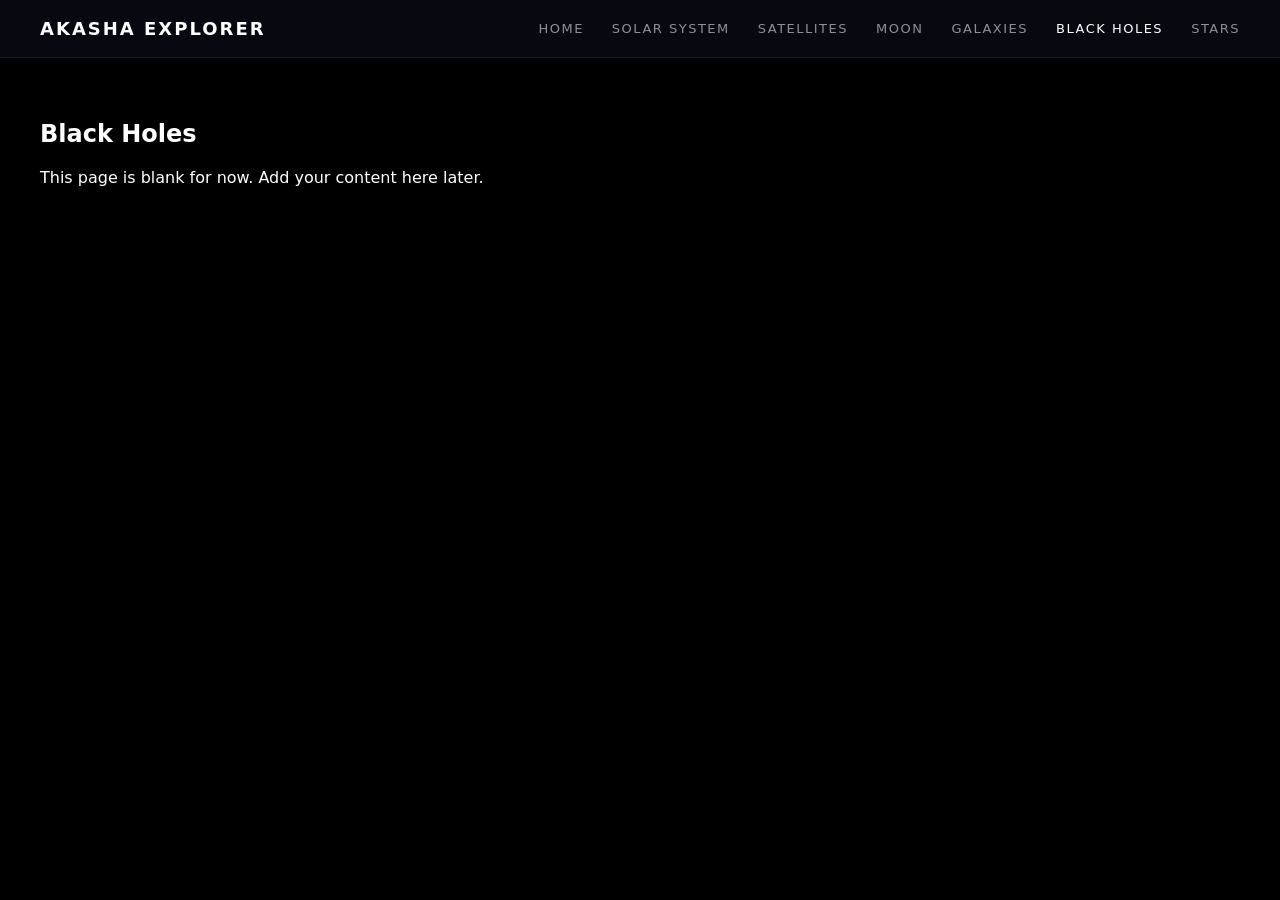
<file: blackholes.html>
<!DOCTYPE html>
<html lang="en">
<head>
  <meta charset="UTF-8" />
  <meta name="viewport" content="width=device-width, initial-scale=1.0" />
  <link rel="stylesheet" href="style.css" />
  <title>Akasha Explorer — Black Holes</title>
</head>
<body class="blackholes-page">
  <header class="page-header">
    <a class="brand" href="index.html">Akasha Explorer</a>
    <nav class="page-nav">
      <a href="index.html">Home</a>
      <a href="solar.html">Solar System</a>
      <a href="satellites.html">Satellites</a>
      <a href="moon.html">Moon</a>
      <a href="galaxies.html">Galaxies</a>
      <a class="active" href="blackholes.html">Black Holes</a>
      <a href="stars.html">Stars</a>
    </nav>
  </header>

  <section class="page-section">
    <div class="page-placeholder">
      <h1>Black Holes</h1>
      <p>This page is blank for now. Add your content here later.</p>
    </div>
  </section>
</body>
</html>
</file>
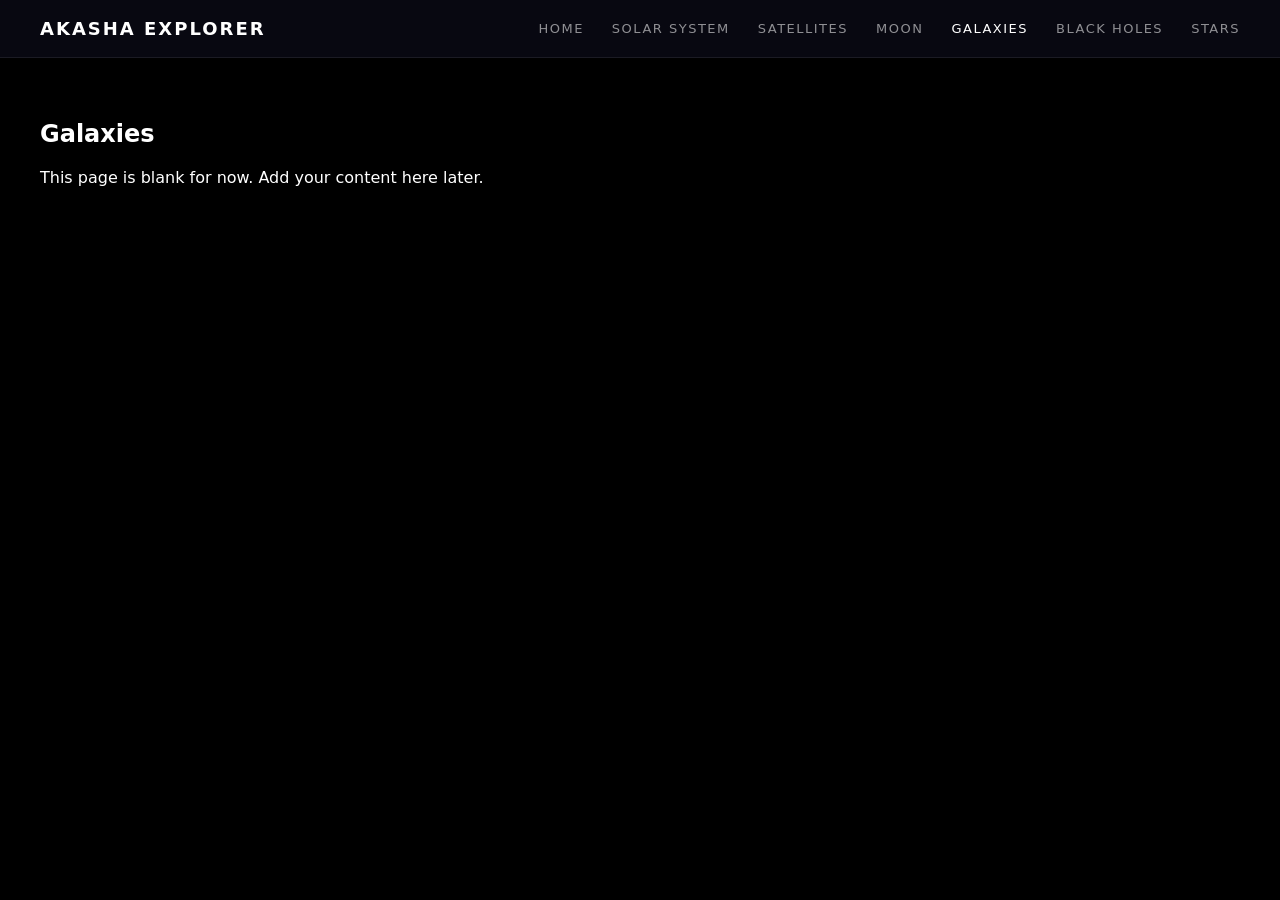
<file: galaxies.html>
<!DOCTYPE html>
<html lang="en">
<head>
  <meta charset="UTF-8" />
  <meta name="viewport" content="width=device-width, initial-scale=1.0" />
  <link rel="stylesheet" href="style.css" />
  <title>Akasha Explorer — Galaxies</title>
</head>
<body class="galaxies-page">
  <header class="page-header">
    <a class="brand" href="index.html">Akasha Explorer</a>
    <nav class="page-nav">
      <a href="index.html">Home</a>
      <a href="solar.html">Solar System</a>
      <a href="satellites.html">Satellites</a>
      <a href="moon.html">Moon</a>
      <a class="active" href="galaxies.html">Galaxies</a>
      <a href="blackholes.html">Black Holes</a>
      <a href="stars.html">Stars</a>
    </nav>
  </header>

  <section class="page-section">
    <div class="page-placeholder">
      <h1>Galaxies</h1>
      <p>This page is blank for now. Add your content here later.</p>
    </div>
  </section>
</body>
</html>
</file>
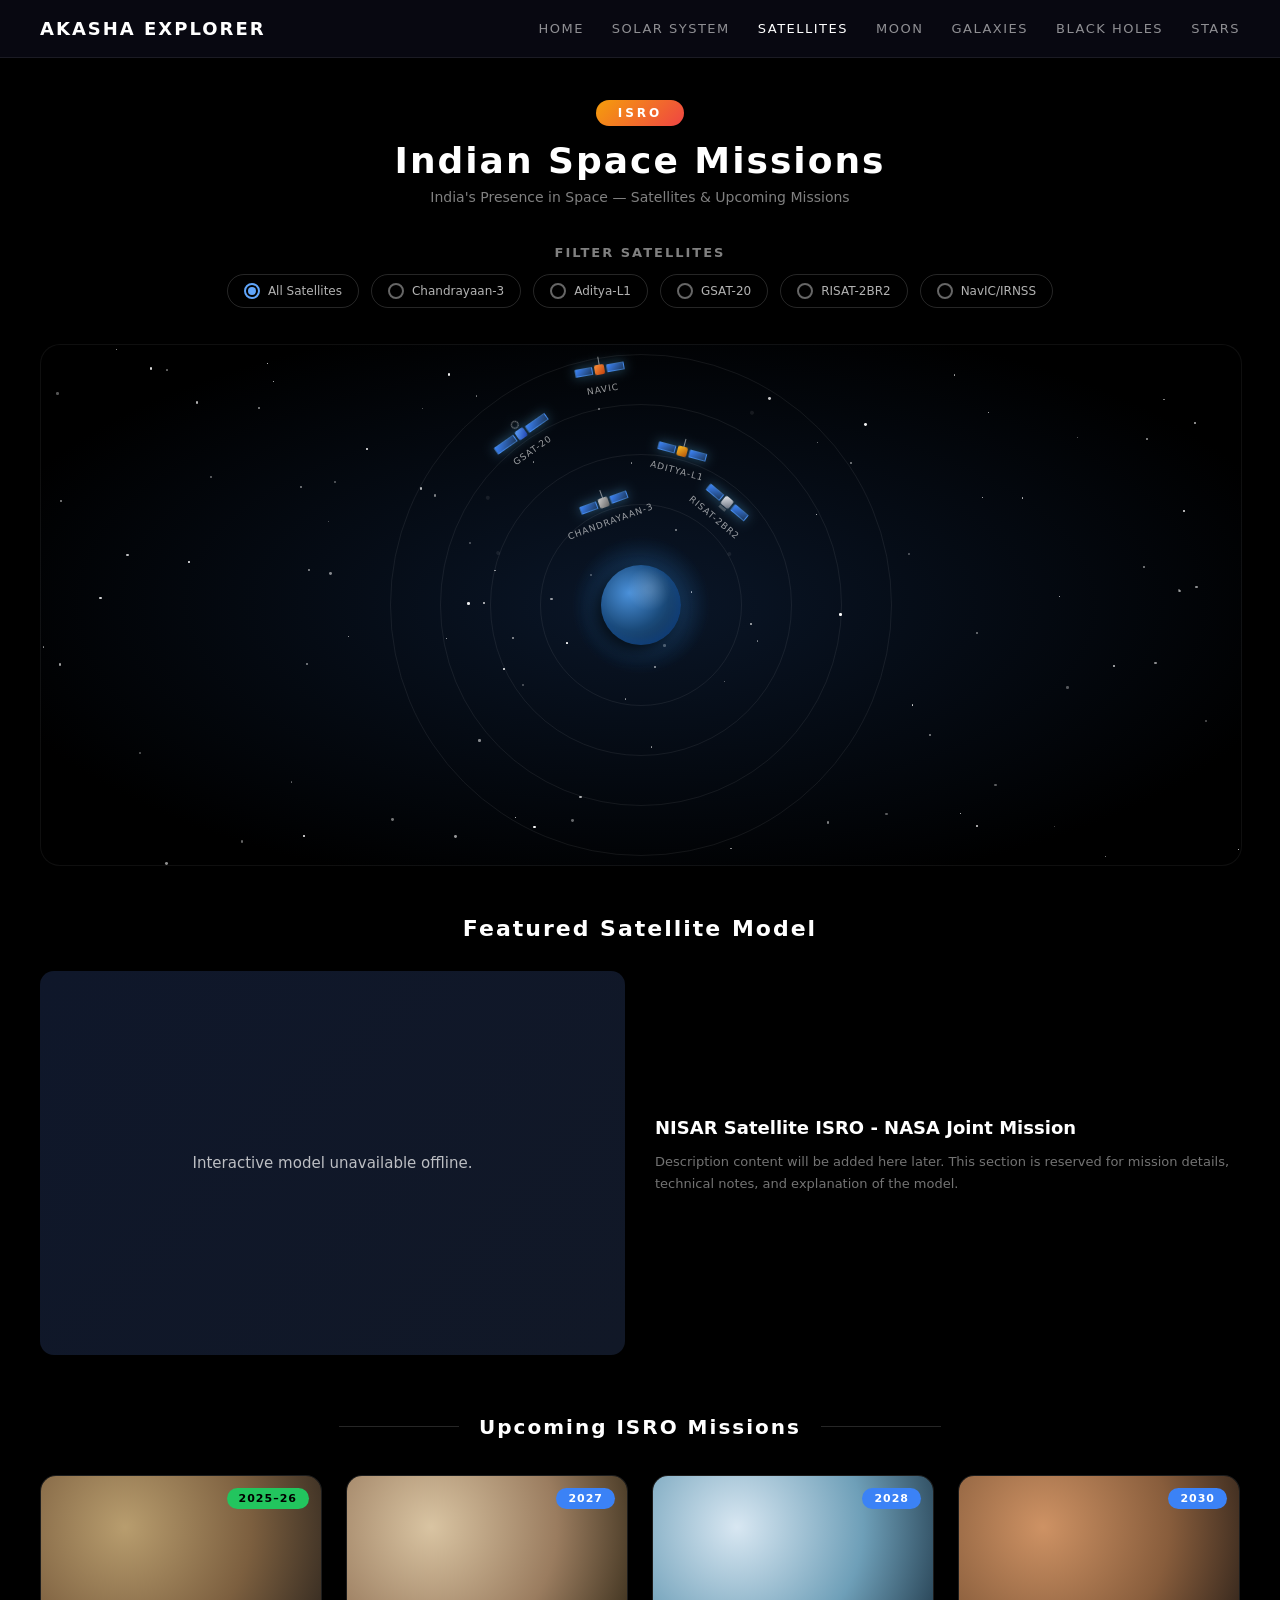
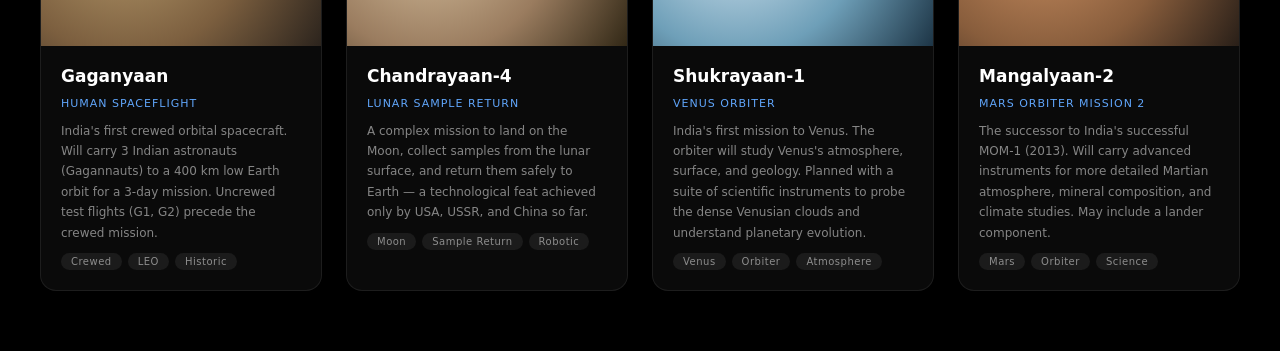
<file: satellites.html>
<!DOCTYPE html>
<html lang="en">
<head>
  <meta charset="UTF-8" />
  <meta name="viewport" content="width=device-width, initial-scale=1.0" />
  <link rel="stylesheet" href="style.css" />
  <title>Akasha Explorer — Satellites</title>
</head>
<body class="satellites-page">
  <header class="page-header">
    <a class="brand" href="index.html">Akasha Explorer</a>
    <nav class="page-nav">
      <a href="index.html">Home</a>
      <a href="solar.html">Solar System</a>
      <a class="active" href="satellites.html">Satellites</a>
      <a href="moon.html">Moon</a>
      <a href="galaxies.html">Galaxies</a>
      <a href="blackholes.html">Black Holes</a>
      <a href="stars.html">Stars</a>
    </nav>
  </header>

  <section class="page-section satellites-section">
    <div class="isro-header">
      <div class="isro-badge">ISRO</div>
      <h1 class="isro-title">Indian Space Missions</h1>
      <p class="isro-subtitle">India's Presence in Space — Satellites & Upcoming Missions</p>
    </div>

    <div class="satellite-filter-section">
      <h3 class="filter-title">Filter Satellites</h3>
      <div class="radio-input-wrapper">
        <label class="label">
          <input value="all" name="satellite-filter" id="filter-all" class="radio-input" type="radio" checked>
          <div class="radio-design"></div>
          <div class="label-text">All Satellites</div>
        </label>
        <label class="label">
          <input value="chandrayaan-3" name="satellite-filter" id="filter-chandrayaan" class="radio-input" type="radio">
          <div class="radio-design"></div>
          <div class="label-text">Chandrayaan-3</div>
        </label>
        <label class="label">
          <input value="aditya-l1" name="satellite-filter" id="filter-aditya" class="radio-input" type="radio">
          <div class="radio-design"></div>
          <div class="label-text">Aditya-L1</div>
        </label>
        <label class="label">
          <input value="gsat-20" name="satellite-filter" id="filter-gsat" class="radio-input" type="radio">
          <div class="radio-design"></div>
          <div class="label-text">GSAT-20</div>
        </label>
        <label class="label">
          <input value="risat" name="satellite-filter" id="filter-risat" class="radio-input" type="radio">
          <div class="radio-design"></div>
          <div class="label-text">RISAT-2BR2</div>
        </label>
        <label class="label">
          <input value="navic" name="satellite-filter" id="filter-navic" class="radio-input" type="radio">
          <div class="radio-design"></div>
          <div class="label-text">NavIC/IRNSS</div>
        </label>
      </div>
    </div>

    <div class="orbit-container">
      <div class="starfield" id="starfield"></div>

      <div class="earth-wrapper">
        <div class="earth-glow"></div>
        <div class="earth-3d" id="earth3d">
          <div class="earth-surface"></div>
          <div class="earth-clouds"></div>
          <div class="earth-atmosphere"></div>
        </div>
      </div>

      <div class="orbit-ring orbit-ring-1"></div>
      <div class="orbit-ring orbit-ring-2"></div>
      <div class="orbit-ring orbit-ring-3"></div>
      <div class="orbit-ring orbit-ring-4"></div>

      <div class="sat-orbit orbit-1" style="--duration:18s; --tilt:-20deg;">
        <div class="satellite isro-sat" data-name="Chandrayaan-3" data-type="Lunar Mission" data-year="2023" data-desc="India's third lunar exploration mission. Successfully landed Vikram lander and deployed Pragyan rover near the Moon's south pole on August 23, 2023, making India the first country to do so." data-filter="chandrayaan-3">
          <div class="sat-body">
            <div class="sat-panel left"></div>
            <div class="sat-core"></div>
            <div class="sat-panel right"></div>
            <div class="sat-antenna"></div>
          </div>
          <div class="sat-label">Chandrayaan-3</div>
        </div>
      </div>

      <div class="sat-orbit orbit-2" style="--duration:24s; --tilt:15deg;">
        <div class="satellite isro-sat" data-name="Aditya-L1" data-type="Solar Observatory" data-year="2023" data-desc="India's first solar space observatory, placed in a halo orbit around the L1 Lagrange point. Dedicated to studying solar dynamics, solar wind, and space weather." data-filter="aditya-l1">
          <div class="sat-body">
            <div class="sat-panel left"></div>
            <div class="sat-core gold"></div>
            <div class="sat-panel right"></div>
            <div class="sat-antenna"></div>
          </div>
          <div class="sat-label">Aditya-L1</div>
        </div>
      </div>

      <div class="sat-orbit orbit-3" style="--duration:30s; --tilt:-35deg;">
        <div class="satellite isro-sat" data-name="GSAT-20" data-type="Communication Satellite" data-year="2024" data-desc="A high-throughput communication satellite launched by SpaceX Falcon 9. Provides broadband services across India including remote areas and in-flight connectivity." data-filter="gsat-20">
          <div class="sat-body">
            <div class="sat-panel left wide"></div>
            <div class="sat-core blue"></div>
            <div class="sat-panel right wide"></div>
            <div class="sat-dish"></div>
          </div>
          <div class="sat-label">GSAT-20</div>
        </div>
      </div>

      <div class="sat-orbit orbit-4" style="--duration:20s; --tilt:40deg;">
        <div class="satellite isro-sat" data-name="RISAT-2BR2" data-type="Earth Observation" data-year="2020" data-desc="Radar Imaging Satellite with synthetic aperture radar (SAR) capability. Provides all-weather, day-night surveillance and Earth observation for agricultural, forestry and disaster monitoring." data-filter="risat">
          <div class="sat-body">
            <div class="sat-panel left"></div>
            <div class="sat-core silver"></div>
            <div class="sat-panel right"></div>
            <div class="sat-sar"></div>
          </div>
          <div class="sat-label">RISAT-2BR2</div>
        </div>
      </div>

      <div class="sat-orbit orbit-5" style="--duration:35s; --tilt:-10deg;">
        <div class="satellite isro-sat" data-name="NavIC / IRNSS" data-type="Navigation System" data-year="2016–2018" data-desc="India's regional navigation satellite system — a constellation of 7 satellites providing accurate position information over India and surrounding regions up to 1500 km." data-filter="navic">
          <div class="sat-body">
            <div class="sat-panel left"></div>
            <div class="sat-core orange"></div>
            <div class="sat-panel right"></div>
            <div class="sat-antenna"></div>
          </div>
          <div class="sat-label">NavIC</div>
        </div>
      </div>

      <div class="sat-orbit orbit-s1" style="--duration:14s; --tilt:60deg;">
        <div class="satellite shadow-sat" data-name="ISS" data-type="International Space Station" data-year="1998" data-desc="International Space Station">
          <div class="sat-body-sm"></div>
        </div>
      </div>
      <div class="sat-orbit orbit-s2" style="--duration:22s; --tilt:-55deg;">
        <div class="satellite shadow-sat" data-name="Hubble" data-type="Space Telescope" data-year="1990" data-desc="Hubble Space Telescope">
          <div class="sat-body-sm"></div>
        </div>
      </div>
      <div class="sat-orbit orbit-s3" style="--duration:28s; --tilt:30deg;">
        <div class="satellite shadow-sat" data-name="Starlink" data-type="Communication" data-year="2019" data-desc="SpaceX Starlink">
          <div class="sat-body-sm"></div>
        </div>
      </div>
      <div class="sat-orbit orbit-s4" style="--duration:16s; --tilt:-70deg;">
        <div class="satellite shadow-sat" data-name="GPS IIF" data-type="Navigation" data-year="2010" data-desc="US GPS Satellite">
          <div class="sat-body-sm"></div>
        </div>
      </div>
    </div>

    <div class="satellite-feature-section">
      <h2 class="sat-feature-heading">Featured Satellite Model</h2>
      <div class="sat-feature-grid">
        <div class="sat-feature-visual fallback">
          <div class="sat-feature-placeholder-text">Interactive model unavailable offline.</div>
        </div>
        <div class="sat-feature-details">
          <h3>NISAR Satellite ISRO - NASA Joint Mission</h3>
          <p class="sat-feature-placeholder">Description content will be added here later. This section is reserved for mission details, technical notes, and explanation of the model.</p>
        </div>
      </div>
    </div>

    <div class="sat-popup" id="satPopup">
      <button class="sat-popup-close" id="satClose">✕</button>
      <div class="sat-popup-badge">ISRO</div>
      <h2 class="sat-popup-name" id="satName">Chandrayaan-3</h2>
      <div class="sat-popup-meta">
        <span class="sat-popup-type" id="satType">Lunar Mission</span>
        <span class="sat-popup-year" id="satYear">2023</span>
      </div>
      <p class="sat-popup-desc" id="satDesc">Description here.</p>
    </div>

    <div class="missions-section">
      <div class="missions-header">
        <div class="missions-line"></div>
        <h2 class="missions-title">Upcoming ISRO Missions</h2>
        <div class="missions-line"></div>
      </div>

      <div class="missions-grid">

        <div class="mission-card">
          <div class="mission-img-wrap gaganyaan">
            <div class="mission-badge upcoming">2025–26</div>
          </div>
          <div class="mission-info">
            <h3 class="mission-name">Gaganyaan</h3>
            <span class="mission-type">Human Spaceflight</span>
            <p class="mission-desc">India's first crewed orbital spacecraft. Will carry 3 Indian astronauts (Gagannauts) to a 400 km low Earth orbit for a 3-day mission. Uncrewed test flights (G1, G2) precede the crewed mission.</p>
            <div class="mission-tags">
              <span class="tag">Crewed</span><span class="tag">LEO</span><span class="tag">Historic</span>
            </div>
          </div>
        </div>

        <div class="mission-card">
          <div class="mission-img-wrap chandrayaan">
            <div class="mission-badge future">2027</div>
          </div>
          <div class="mission-info">
            <h3 class="mission-name">Chandrayaan-4</h3>
            <span class="mission-type">Lunar Sample Return</span>
            <p class="mission-desc">A complex mission to land on the Moon, collect samples from the lunar surface, and return them safely to Earth — a technological feat achieved only by USA, USSR, and China so far.</p>
            <div class="mission-tags">
              <span class="tag">Moon</span><span class="tag">Sample Return</span><span class="tag">Robotic</span>
            </div>
          </div>
        </div>

        <div class="mission-card">
          <div class="mission-img-wrap shukrayaan">
            <div class="mission-badge future">2028</div>
          </div>
          <div class="mission-info">
            <h3 class="mission-name">Shukrayaan-1</h3>
            <span class="mission-type">Venus Orbiter</span>
            <p class="mission-desc">India's first mission to Venus. The orbiter will study Venus's atmosphere, surface, and geology. Planned with a suite of scientific instruments to probe the dense Venusian clouds and understand planetary evolution.</p>
            <div class="mission-tags">
              <span class="tag">Venus</span><span class="tag">Orbiter</span><span class="tag">Atmosphere</span>
            </div>
          </div>
        </div>

        <div class="mission-card">
          <div class="mission-img-wrap mangalyaan">
            <div class="mission-badge future">2030</div>
          </div>
          <div class="mission-info">
            <h3 class="mission-name">Mangalyaan-2</h3>
            <span class="mission-type">Mars Orbiter Mission 2</span>
            <p class="mission-desc">The successor to India's successful MOM-1 (2013). Will carry advanced instruments for more detailed Martian atmosphere, mineral composition, and climate studies. May include a lander component.</p>
            <div class="mission-tags">
              <span class="tag">Mars</span><span class="tag">Orbiter</span><span class="tag">Science</span>
            </div>
          </div>
        </div>

      </div>
    </div>
  </section>

  <script src="script.js"></script>
</body>
</html>
</file>
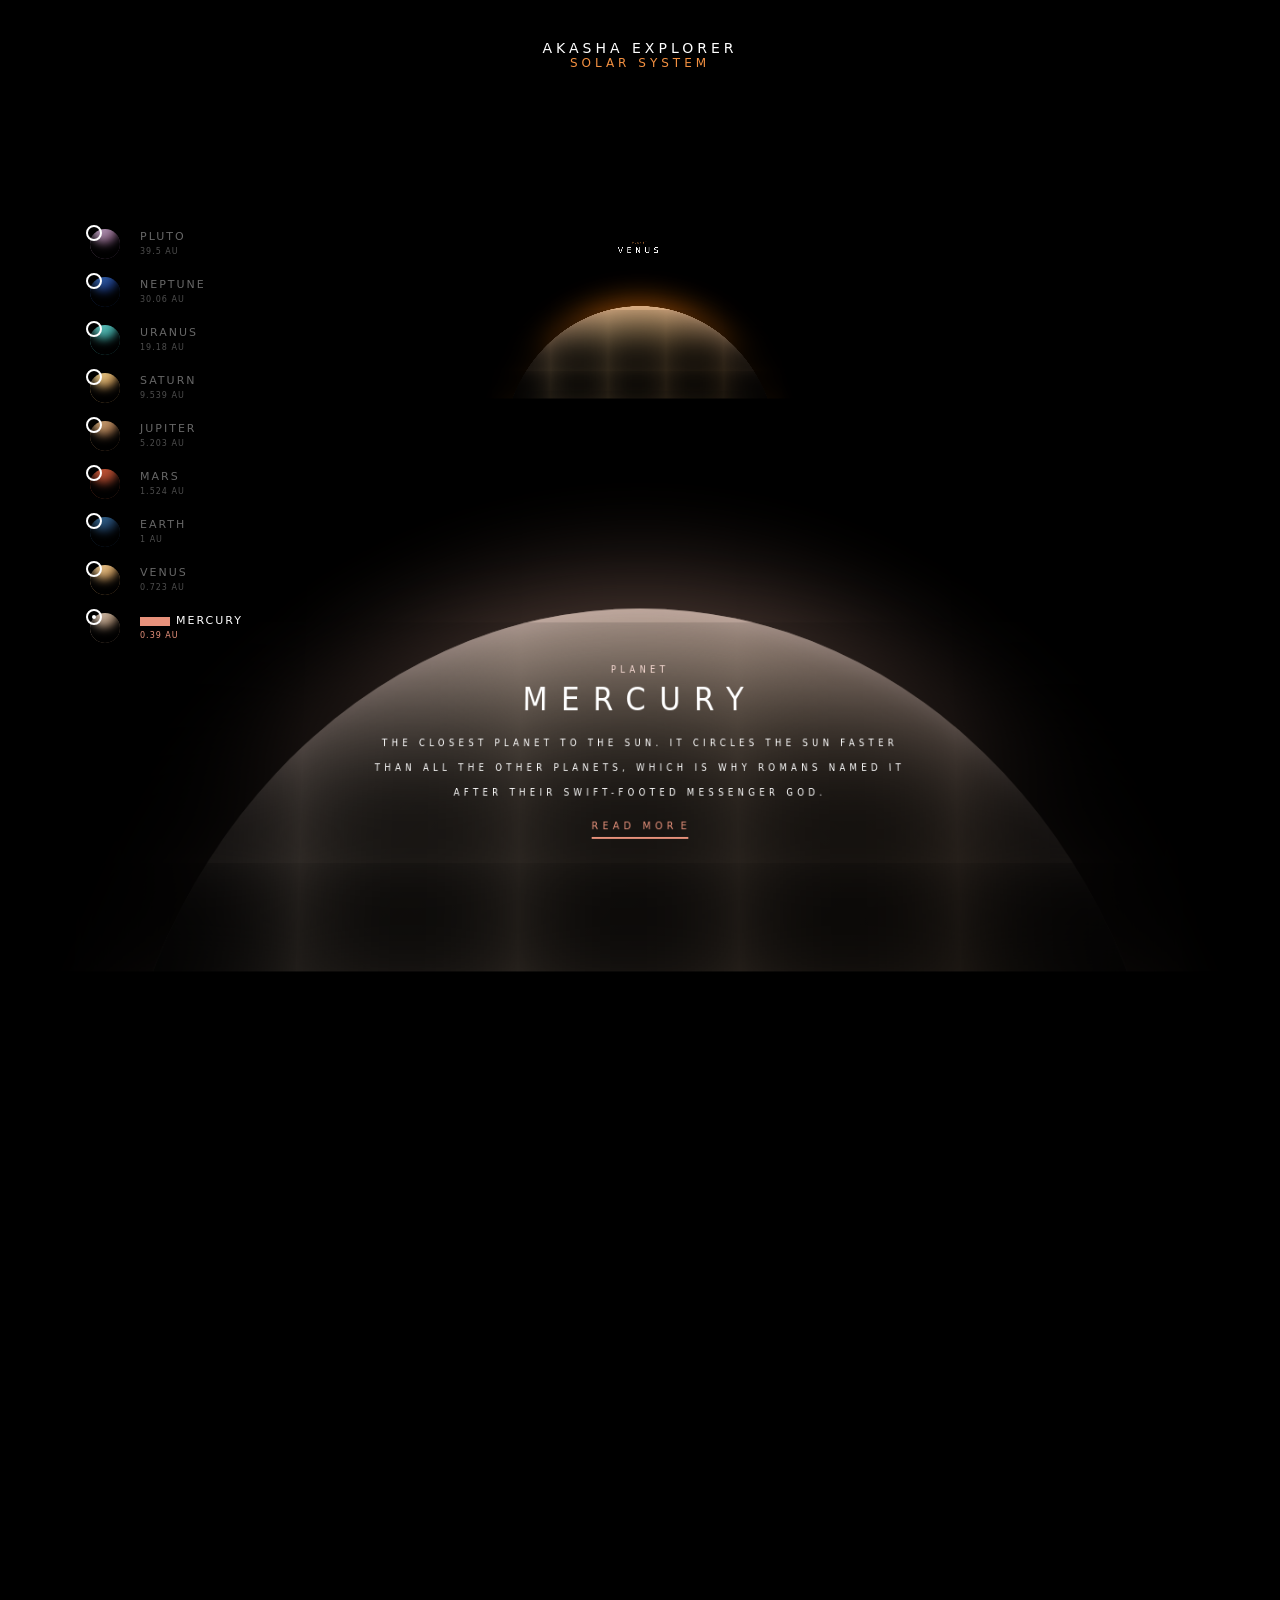
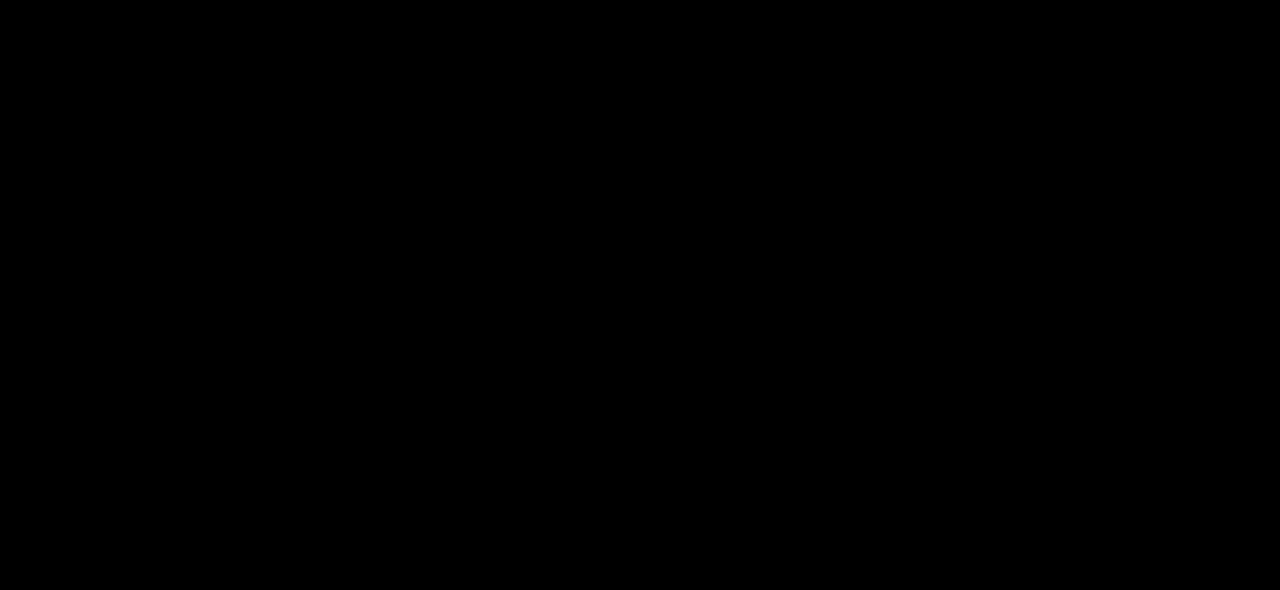
<file: solar.html>
<!DOCTYPE html>
<html lang="en">
<head>
  <meta charset="UTF-8">
  <meta name="viewport" content="width=device-width, initial-scale=1.0">
  <link rel="stylesheet" href="style.css">
  <title>Solar System Explorer</title>
</head>
<body>
  <h1 class='logo'>
  Akasha explorer
    <span>Solar System</span>
  </h1>
  <input class='planet9' id='pluto' type='radio' name='planet'>
  <label class='menu pluto' for='pluto'>
    <div class='preview'></div>
    <div class='info'>
      <h2>
        <div class='pip'></div>
        Pluto
      </h2>
      <h3>39.5 AU</h3>
    </div>
  </label>
  <input class='planet8' id='neptune' type='radio' name='planet'>
  <label class='menu neptune' for='neptune'>
    <div class='preview'></div>
    <div class='info'>
      <h2>
        <div class='pip'></div>
        Neptune
      </h2>
      <h3>30.06 AU</h3>
    </div>
  </label>
  <input class='planet7' id='uranus' type='radio' name='planet'>
  <label class='menu uranus' for='uranus'>
    <div class='preview'></div>
    <div class='info'>
      <h2>
        <div class='pip'></div>
        Uranus
      </h2>
      <h3>19.18 AU</h3>
    </div>
  </label>
  <input class='planet6' id='saturn' type='radio' name='planet'>
  <label class='menu saturn' for='saturn'>
    <div class='preview'></div>
    <div class='info'>
      <h2>
        <div class='pip'></div>
        Saturn
      </h2>
      <h3>9.539 AU</h3>
    </div>
  </label>
  <input class='planet5' id='jupiter' type='radio' name='planet'>
  <label class='jupiter menu' for='jupiter'>
    <div class='preview'></div>
    <div class='info'>
      <h2>
        <div class='pip'></div>
        Jupiter
      </h2>
      <h3>5.203 AU</h3>
    </div>
  </label>
  <input class='planet4' id='mars' type='radio' name='planet'>
  <label class='mars menu' for='mars'>
    <div class='preview'></div>
    <div class='info'>
      <h2>
        <div class='pip'></div>
        Mars
      </h2>
      <h3>1.524 AU</h3>
    </div>
  </label>
  <input class='planet3' id='earth' type='radio' name='planet'>
  <label class='earth menu' for='earth'>
    <div class='preview'></div>
    <div class='info'>
      <h2>
        <div class='pip'></div>
        Earth
      </h2>
      <h3>1 AU</h3>
    </div>
  </label>
  <input class='planet2' id='venus' type='radio' name='planet'>
  <label class='menu venus' for='venus'>
    <div class='preview'></div>
    <div class='info'>
      <h2>
        <div class='pip'></div>
        Venus
      </h2>
      <h3>0.723 AU</h3>
    </div>
  </label>
  <input class='planet1' id='mercury' type='radio' name='planet' checked='checked'>
  <label class='menu mercury' for='mercury'>
    <div class='preview'></div>
    <div class='info'>
      <h2>
        <div class='pip'></div>
        Mercury
      </h2>
      <h3>0.39 AU</h3>
    </div>
  </label>
  <div class='solar'>
    <div class='solar_systm'>
      <div class='mercury planet'>
        <div class='mercury planet_description'>
          <h2>Planet</h2>
          <h1>Mercury</h1>
          <p>The closest planet to the sun. It circles the sun faster than all the other planets, which is why Romans named it after their swift-footed messenger god.</p>
          <label for='readMercury'>
            <a>
              Read Mor
              <span>e</span>
            </a>
          </label>
        </div>
        <div class='overlay'></div>
      </div>
    </div>
    <div class='solar_systm'>
      <div class='planet venus'>
        <div class='planet_description venus'>
          <h2>Planet</h2>
          <h1>Venus</h1>
          <p>Named for the Roman goddess of love and beauty. In ancient times, Venus was often thought to be two different stars, the evening star and the morning star.</p>
          <label for='readVenus'>
            <a>
              Read Mor
              <span>e</span>
            </a>
          </label>
        </div>
        <div class='overlay'></div>
      </div>
    </div>
    <div class='solar_systm'>
      <div class='earth planet'>
        <div class='moon moon'>
          <h3>Moon</h3>
          <h2>Moon</h2>
        </div>
        <div class='m trajectory'></div>
        <div class='earth planet_description'>
          <h2>Planet</h2>
          <h1>Earth</h1>
          <p>Earth, our home. It is the only planet known to have an atmosphere containing free oxygen, oceans of liquid water on its surface, and, of course, life.</p>
          <label for='readEarth'>
            <a>
              Read Mor
              <span>e</span>
            </a>
          </label>
        </div>
        <div class='overlay'></div>
      </div>
    </div>
    <div class='solar_systm'>
      <div class='mars planet'>
        <div class='deimos moon'>
          <h3>Moon</h3>
          <h2>Deimos</h2>
        </div>
        <div class='d trajectory'></div>
        <div class='moon phoebos'>
          <h3>Moon</h3>
          <h2>Phoebos</h2>
        </div>
        <div class='p trajectory'></div>
        <div class='mars planet_description'>
          <h2>Planet</h2>
          <h1>Mars</h1>
          <p>Fourth planet from the Sun and the second smallest planet in the solar systm. Named after the Roman god of war often described as the “Red Planet”.</p>
          <label for='readMars'>
            <a>
              Read Mor
              <span>e</span>
            </a>
          </label>
        </div>
        <div class='overlay'></div>
      </div>
    </div>
    <div class='solar_systm'>
      <div class='jupiter planet'>
        <div class='lo moon'>
          <h3>Moon</h3>
          <h2>Io</h2>
        </div>
        <div class='europa moon'>
          <h3>Moon</h3>
          <h2>Europa</h2>
        </div>
        <div class='ganymede moon'>
          <h3>Moon</h3>
          <h2>Ganymede</h2>
        </div>
        <div class='lop trajectory'></div>
        <div class='eu trajectory'></div>
        <div class='ga trajectory'></div>
        <div class='jupiter planet_description'>
          <h2>Planet</h2>
          <h1>Jupiter</h1>
          <p>Jupiter is the largest planet in the solar systm. Fittingly, it was named after the king of the gods in Roman mythology. </p>
          <label for='readJupiter'>
            <a>
              Read Mor
              <span>e</span>
            </a>
          </label>
        </div>
        <div class='overlay'></div>
      </div>
    </div>
    <div class='solar_systm'>
      <div class='planet saturn'>
        <div class='moon titan'>
          <h3>Moon</h3>
          <h2>Titan</h2>
        </div>
        <div class='dione moon'>
          <h3>Moon</h3>
          <h2>Dione</h2>
        </div>
        <div class='enceladus moon'>
          <h3>Moon</h3>
          <h2>Enceladus</h2>
        </div>
        <div class='ti trajectory'></div>
        <div class='di trajectory'></div>
        <div class='enc trajectory'></div>
        <div class='planet_description saturn'>
          <h2>Planet</h2>
          <h1>Saturn</h1>
          <p>Saturn is the sixth planet from the sun and the second largest planet in the solar systm. Saturn was the Roman name for Cronus, the lord of the Titans.</p>
          <label for='readSaturn'>
            <a>
              Read Mor
              <span>e</span>
            </a>
          </label>
        </div>
        <div class='overlay'></div>
      </div>
    </div>
    <div class='solar_systm'>
      <div class='planet uranus'>
        <div class='miranda moon'>
          <h3>Moon</h3>
          <h2>Miranda</h2>
        </div>
        <div class='ariel moon'>
          <h3>Moon</h3>
          <h2>Ariel</h2>
        </div>
        <div class='moon umbriel'>
          <h3>Moon</h3>
          <h2>Umbriel</h2>
        </div>
        <div class='mir trajectory'></div>
        <div class='ari trajectory'></div>
        <div class='trajectory umb'></div>
        <div class='planet_description uranus'>
          <h2>Planet</h2>
          <h1>Uranus</h1>
          <p>The first planet to be discovered by scientists. The planet is notable for its dramatic tilt, which causes its axis to point nearly directly at the sun.</p>
          <label for='readUranus'>
            <a>
              Read Mor
              <span>e</span>
            </a>
          </label>
        </div>
        <div class='overlay'></div>
      </div>
    </div>
    <div class='solar_systm'>
      <div class='neptune planet'>
        <div class='moon triton'>
          <h3>Moon</h3>
          <h2>Triton</h2>
        </div>
        <div class='moon proteus'>
          <h3>Moon</h3>
          <h2>Proteus</h2>
        </div>
        <div class='moon nereid'>
          <h3>Moon</h3>
          <h2>Nereid</h2>
        </div>
        <div class='trajectory tri'></div>
        <div class='pro trajectory'></div>
        <div class='ner trajectory'></div>
        <div class='neptune planet_description'>
          <h2>Planet</h2>
          <h1>Neptune</h1>
          <p>Lorem ipsum dolor sit amet, consectetur adipisicing elit, sed do eiusmod tempor incididunt ut labore et dolore magna aliqua. Ut enim ad minim veniam,</p>
          <label for='readNeptune'>
            <a>
              Read Mor
              <span>e     </span>
            </a>
          </label>
        </div>
        <div class='overlay'></div>
      </div>
    </div>
    <div class='solar_systm'>
      <div class='planet pluto'>
        <div class='planet_description pluto'>
          <h2>Dwarf planet</h2>
          <h1>Pluto</h1>
          <p>Pluto, once considered the ninth and most distant planet from the sun, is now the largest known dwarf planet in the solar systm.</p>
          <label for='readPluto'>
            <a>
              Read Mor
              <span>e     </span>
            </a>
          </label>
        </div>
        <div class='overlay'>               </div>
      </div>
    </div>
  </div>
  <input class='read' id='readMercury' type='radio' name='mercuryRead'>
  <label class='closeBig' for='closeMercury'></label>
  <input class='read' id='closeMercury' type='radio' name='mercuryRead'>
  <div class='panel'>
    <h1>Mercury</h1>
    <p>Mercury is the closest planet to the sun. As such, it circles the sun faster than all the other planets, which is why Romans named it after their swift-footed messenger god.</p>
    <p>The Sumerians also knew of Mercury since at least 5,000 years ago. It was often associated with Nabu, the god of writing. Mercury was also given separate names for its appearance as both a morning star and as an evening star. Greek astronomers knew, however, that the two names referred to the same body, and Heraclitus, around 500 B.C., correctly thought that both Mercury and Venus orbited the sun, not Earth.</p>
    <div class='panel-image mercury'></div>
    <h2>A year on Mercury is just 88 days long.</h2>
    <p>One solar day (the time from noon to noon on the planet’s surface) on Mercury lasts the equivalent of 176 Earth days while the sidereal day (the time for 1 rotation in relation to a fixed point) lasts 59 Earth days. Mercury is nearly tidally locked to the Sun and over time this has slowed the rotation of the planet to almost match its orbit around the Sun. Mercury also has the highest orbital eccentricity of all the planets with its distance from the Sun ranging from 46 to 70 million km.</p>
    <h2>Mercury is the smallest planet in the Solar Systm.</h2>
    <p>One of five planets visible with the naked eye a, Mercury is just 4,879 Kilometres across its equator, compared with 12,742 Kilometres for the Earth.</p>
    <h2>Mercury is the second densest planet. </h2>
    <p>Even though the planet is small, Mercury is very dense. Each cubic centimetre has a density of 5.4 grams, with only the Earth having a higher density. This is largely due to Mercury being composed mainly of heavy metals and rock.</p>
    <h2>Mercury has wrinkles.</h2>
    <p>As the iron core of the planet cooled and contracted, the surface of the planet became wrinkled. Scientist have named these wrinkles, Lobate Scarps. These Scarps can be up to a mile high and hundreds of miles long.</p>
    <br>
  </div>
  <input class='read' id='readVenus' type='radio' name='venusRead'>
  <label class='closeBig' for='closeVenus'></label>
  <input class='read' id='closeVenus' type='radio' name='venusRead'>
  <div class='panel'>
    <h1>Venus</h1>
    <p>Venus, the second planet from the sun, is named for the Roman goddess of love and beauty. The planet — the only planet named after a female — may have been named for the most beautiful deity of her pantheon because it shone the brightest of the five planets known to ancient astronomers.</p>
    <p>In ancient times, Venus was often thought to be two different stars, the evening star and the morning star — that is, the ones that first appeared at sunset and sunrise. In Latin, they were respectively known as Vesper and Lucifer. In Christian times, Lucifer, or "light-bringer," became known as the name of Satan before his fall. However, further observations of Venus in the space age show a very hellish environment. This makes Venus a very difficult planet to observe from up close, because spacecraft do not survive long on its surface.</p>
    <div class='panel-image venus'></div>
    <h2>A day on Venus lasts longer than a year. </h2>
    <p>It takes 243 Earth days to rotate once on its axis (sidereal day). The planet’s orbit around the Sun takes 225 Earth days, compared to the Earth’s 365. A day on the surface of Venus (solar day) takes 117 Earth days.</p>
    <h2>Venus rotates in the opposite direction to most other planets. </h2>
    <p>This means that Venus is rotating in the opposite direction to the Sun, this is also know as a retrograde rotation. A possible reason might be a collision in the past with an asteroid or other object that caused the planet to alter its rotational path. It also differs from most other planets in our solar systm by having no natural satellites.</p>
    <h2>Venus is the second brightest object in the night sky. </h2>
    <p>Only the Moon is brighter. With a magnitude of between -3.8 to -4.6 Venus is so bright it can be seen during daytime on a clear day.</p>
    <h2>Atmospheric pressure on Venus is 92 times greater than the Earth’s. </h2>
    <p>While its size and mass are similar to Earth, the small asteroids are crushed when entering its atmosphere, meaning no small craters lie on the surface of the planet. The pressure felt by a human on the surface would be equivalent to that experienced deep beneath the sea on Earth.</p>
    <br>
  </div>
  <input class='read' id='readEarth' type='radio' name='earthRead'>
  <label class='closeBig' for='closeEarth'></label>
  <input class='read' id='closeEarth' type='radio' name='earthRead'>
  <div class='panel'>
    <h1>Earth</h1>
    <p>Earth, our home, is the third planet from the sun. It is the only planet known to have an atmosphere containing free oxygen, oceans of liquid water on its surface, and, of course, life.</p>
    <p>Earth is the fifth largest of the planets in the solar systm — smaller than the four gas giants, Jupiter, Saturn, Uranusand Neptune, but larger than the three other rocky planets, </p>
    <div class='panel-image earth'></div>
    <h2>The Earth’s rotation is gradually slowing.</h2>
    <p>This deceleration is happening almost imperceptibly, at approximately 17 milliseconds per hundred years, although the rate at which it occurs is not perfectly uniform. This has the effect of lengthening our days, but it happens so slowly that it could be as much as 140 million years before the length of a day will have increased to 25 hours.</p>
    <h2>The Earth was once believed to be the centre of the universe.</h2>
    <p>Due to the apparent movements of the Sun and planets in relation to their viewpoint, ancient scientists insisted that the Earth remained static, whilst other celestial bodies travelled in circular orbits around it. Eventually, the view that the Sun was at the centre of the universe was postulated by Copernicus, though this is also not the case.</p>
    <h2>Earth has a powerful magnetic field.</h2>
    <p>This phenomenon is caused by the nickel-iron core of the planet, coupled with its rapid rotation. This field protects the Earth from the effects of solar wind.</p>
    <h2>There is only one natural satellite of the planet Earth.</h2>
    <p>As a percentage of the size of the body it orbits, the Moon is the largest satellite of any planet in our solar systm. In real terms, however, it is only the fifth largest natural satellite.</p>
    <br>
  </div>
  <input class='read' id='readMars' type='radio' name='marsRead'>
  <label class='closeBig' for='closeMars'></label>
  <input class='read' id='closeMars' type='radio' name='marsRead'>
  <div class='panel'>
    <h1>Mars</h1>
    <p>Mars is the fourth planet from the sun. Befitting the red planet's bloody color, the Romans named it after their god of war. The Romans copied the ancient Greeks, who also named the planet after their god of war, Ares. Other civilizations also typically gave the planet names based on its color — for example, the Egyptians named it "Her Desher," meaning "the red one," while ancient Chinese astronomers dubbed it "the fire star."</p>
    <div class='panel-image mars'></div>
    <h2>Mars and Earth have approximately the same landmass.</h2>
    <p>Even though Mars has only 15% of the Earth’s volume and just over 10% of the Earth’s mass, around two thirds of the Earth’s surface is covered in water. Martian surface gravity is only 37% of the Earth’s (meaning you could leap nearly three times higher on Mars).</p>
    <h2>Mars is home to the tallest mountain in the solar systm.</h2>
    <p>Olympus Mons, a shield volcano, is 21km high and 600km in diameter. Despite having formed over billions of years, evidence from volcanic lava flows is so recent many scientists believe it could still be active.</p>
    <h2>Only 18 missions to Mars have been successful.</h2>
    <p>As of September 2014 there have been 40 missions to Mars, including orbiters, landers and rovers but not counting flybys. The most recent arrivals include the Mars Curiosity mission in 2012, the MAVEN mission, which arrived on September 22, 2014, followed by the Indian Space Research Organization’s MOM Mangalyaan orbiter, which arrived on September 24, 2014. The next missions to arrive will be the European Space Agency’s ExoMars mission, comprising an orbiter, lander, and a rover, followed by NASA’s InSight robotic lander mission, slated for launch in March 2016 and a planned arrival in September, 2016.</p>
    <h2>Mars has the largest dust storms in the solar systm.</h2>
    <p>They can last for months and cover the entire planet. The seasons are extreme because its elliptical (oval-shaped) orbital path around the Sun is more elongated than most other planets in the solar systm.</p>
    <br>
  </div>
  <input class='read' id='readJupiter' type='radio' name='jupiterRead'>
  <label class='closeBig' for='closeJupiter'></label>
  <input class='read' id='closeJupiter' type='radio' name='jupiterRead'>
  <div class='panel'>
    <h1>Jupiter</h1>
    <p>Jupiter is the largest planet in the solar systm. Fittingly, it was named after the king of the gods in Roman mythology. In a similar manner, the ancient Greeks named the planet after Zeus, the king of the Greek pantheon.</p>
    <p>Jupiter helped revolutionize the way we saw the universe and ourselves in 1610, when Galileo discovered Jupiter's four large moons — Io, Europa, Ganymede and Callisto, now known as the Galilean moons. This was the first time that celestial bodies were seen circling an object other than Earth, major support of the Copernican view that Earth was not the center of the universe.</p>
    <div class='panel-image jupiter'></div>
    <h2>Jupiter is the fourth brightest object in the solar systm.</h2>
    <p>Only the Sun, Moon and Venus are brighter. It is one of five planets visible to the naked eye from Earth.</p>
    <h2>The ancient Babylonians were the first to record their sightings of Jupiter.</h2>
    <p>This was around the 7th or 8th century BC. Jupiter is named after the king of the Roman gods. To the Greeks, it represented Zeus, the god of thunder. The Mesopotamians saw Jupiter as the god Marduk and patron of the city of Babylon. Germanic tribes saw this planet as Donar, or Thor.</p>
    <h2>Jupiter has the shortest day of all the planets.</h2>
    <p>It turns on its axis once every 9 hours and 55 minutes. The rapid rotation flattens the planet slightly, giving it an oblate shape.</p>
    <h2>Jupiter orbits the Sun once every 11.8 Earth years.</h2>
    <p>From our point of view on Earth, it appears to move slowly in the sky, taking months to move from one constellation to another.</p>
    <br>
  </div>
  <input class='read' id='readSaturn' type='radio' name='saturnRead'>
  <label class='closeBig' for='closeSaturn'></label>
  <input class='read' id='closeSaturn' type='radio' name='saturnRead'>
  <div class='panel'>
    <h1>Saturn</h1>
    <p>Saturn is the sixth planet from the sun and the second largest planet in the solar systm. Saturn was the Roman name for Cronus, the lord of the Titans in Greek mythology. Saturn is the root of the English word "Saturday."</p>
    <p>Saturn is the farthest planet from Earth visible to the naked human eye, but it is through a telescope that the planet's most outstanding features can be seen: Saturn's rings. Although the other gas giants in the solar systm — Jupiter, Uranus and Neptune — also have rings, those of Saturn are without a doubt the most extraordinary.</p>
    <div class='panel-image saturn'></div>
    <h2>Saturn can be seen with the naked eye.</h2>
    <p>It is the fifth brightest object in the solar systm and is also easily studied through binoculars or a small telescope.</p>
    <h2>Saturn was known to the ancients, including the Babylonians and Far Eastern observers.</h2>
    <p>It is named for the Roman god Saturnus, and was known to the Greeks as Cronus.</p>
    <h2>Saturn is the flattest planet.</h2>
    <p>Its polar diameter is 90% of its equatorial diameter, this is due to its low density and fast rotation. Saturn turns on its axis once every 10 hours and 34 minutes giving it the second-shortest day of any of the solar systm’s planets.</p>
    <h2>Saturn orbits the Sun once every 29.4 Earth years.</h2>
    <p>Its slow movement against the backdrop of stars earned it the nickname of “Lubadsagush” from the ancient Assyrians. The name means “oldest of the old”.</p>
    <br>
  </div>
  <input class='read' id='readUranus' type='radio' name='uranusRead'>
  <label class='closeBig' for='closeUranus'></label>
  <input class='read' id='closeUranus' type='radio' name='uranusRead'>
  <div class='panel'>
    <h1>Uranus</h1>
    <p>Uranus is the seventh planet from the sun and the first to be discovered by scientists. Although Uranus is visible to the naked eye, it was long mistaken as a star because of the planet's dimness and slow orbit. The planet is also notable for its dramatic tilt, which causes its axis to point nearly directly at the sun.</p>
    <p>British astronomer William Herschel discovered Uranus accidentally on March 13, 1781, with his telescope while surveying all stars down to those about 10 times dimmer than can be seen by the naked eye. One "star" seemed different, and within a year Uranus was shown to follow a planetary orbit.</p>
    <div class='panel-image uranus'></div>
    <h2>Uranus was officially discovered by Sir William Herschel in 1781.</h2>
    <p>It is too dim to have been seen by the ancients. At first Herschel thought it was a comet, but several years later it was confirmed as a planet. Herscal tried to have his discovery named “Georgian Sidus” after King George III. The name Uranus was suggested by astronomer Johann Bode. The name comes from the ancient Greek deity Ouranos.</p>
    <h2>Uranus turns on its axis once every 17 hours, 14 minutes.</h2>
    <p>The planet rotates in a retrograde direction, opposite to the way Earth and most other planets turn.</p>
    <h2>Uranus makes one trip around the Sun every 84 Earth years.</h2>
    <p>During some parts of its orbit one or the other of its poles point directly at the Sun and get about 42 years of direct sunlight. The rest of the time they are in darkness.</p>
    <h2>Uranus is often referred to as an “ice giant” planet.</h2>
    <p>Like the other gas giants, it has a hydrogen upper layer, which has helium mixed in. Below that is an icy “mantle, which surrounds a rock and ice core. The upper atmosphere is made of water, ammonia and the methane ice crystals that give the planet its pale blue colour.</p>
    <br>
  </div>
  <input class='read' id='readNeptune' type='radio' name='neptuneRead'>
  <label class='closeBig' for='closeNeptune'></label>
  <input class='read' id='closeNeptune' type='radio' name='neptuneRead'>
  <div class='panel'>
    <h1>Neptune</h1>
    <p>Neptune is the eighth planet from the sun. It was the first planet to get its existence predicted by mathematical calculations before it was actually seen through a telescope on Sept. 23, 1846. Irregularities in the orbit of Uranus led French astronomer Alexis Bouvard to suggest that the gravitational pull from another celestial body might be responsible. German astronomer Johann Galle then relied on subsequent calculations to help spot Neptune via telescope. Previously, astronomer Galileo Galilei sketched the planet, but he mistook it for a star due to its slow motion. In accordance with all the other planets seen in the sky, this new world was given a name from Greek and Roman mythology — Neptune, the Roman god of the sea.</p>
    <p>Only one mission has flown by Neptune – Voyager 2 in 1989 – meaning that astronomers have done most studies using ground-based telescopes. Today, there are still many mysteries about the cool, blue planet, such as why its winds are so speedy and why its magnetic field is offset.</p>
    <div class='panel-image neptune'></div>
    <h2>Neptune was not known to the ancients.</h2>
    <p>It is not visible to the naked eye and was first observed in 1846. Its position was determined using mathematical predictions. It was named after the Roman god of the sea.</p>
    <h2>Neptune spins on its axis very rapidly.</h2>
    <p>Its equatorial clouds take 18 hours to make one rotation. This is because Neptune is not solid body.</p>
    <h2>Neptune is the smallest of the ice giants.</h2>
    <p>Despite being smaller than Uranus, Neptune has a greater mass. Below its heavy atmosphere, Uranus is made of layers of hydrogen, helium, and methane gases. They enclose a layer of water, ammonia and methane ice. The inner core of the planet is made of rock.</p>
    <h2>The atmosphere of Neptune is made of hydrogen and helium, with some methane.</h2>
    <p>The methane absorbs red light, which makes the planet appear a lovely blue. High, thin clouds drift in the upper atmosphere.</p>
  </div>
  <input class='read' id='readPluto' type='radio' name='plutoRead'>
  <label class='closeBig' for='closePluto'></label>
  <input class='read' id='closePluto' type='radio' name='plutoRead'>
  <div class='panel'>
    <h1>Pluto</h1>
    <p>Pluto, once considered the ninth and most distant planet from the sun, is now the largest known dwarf planet in the solar systm. It is also one of the largest known members of the Kuiper Belt, a shadowy zone beyond the orbit of Neptune thought to be populated by hundreds of thousands of rocky, icy bodies each larger than 62 miles (100 kilometers) across, along with 1 trillion or more comets. </p>
    <p>In 2006, Pluto was reclassified as a dwarf planet, a change widely thought of as a demotion. The question of Pluto's planet status has attracted controversy and stirred debate in the scientific community, and among the general public, since then. In 2017, a science group (including members of the New Horizon mission) proposed a new definition of planethood based on "round objects in space smaller than stars," which would make the number of planets in our solar systm expand from 8 to roughly 100.</p>
    <div class='panel-image pluto'></div>
    <h2>Pluto is named after the Greek god of the underworld.</h2>
    <p>This is a later name for the more well known Hades and was proposed by Venetia Burney an eleven year old schoolgirl from Oxford, England.</p>
    <h2>Pluto was reclassified from a planet to a dwarf planet in 2006.</h2>
    <p>This is when the IAU formalised the definition of a planet as “A planet is a celestial body that (a) is in orbit around the Sun, (b) has sufficient mass for its self-gravity to overcome rigid body forces so that it assumes a hydrostatic equilibrium (nearly round) shape, and (c) has cleared the neighbourhood around its orbit.”</p>
    <h2>Pluto was discovered on February 18th, 1930 by the Lowell Observatory.</h2>
    <p>For the 76 years between Pluto being discovered and the time it was reclassified as a dwarf planet it completed under a third of its orbit around the Sun.</p>
    <h2>Pluto has five known moons.</h2>
    <p>The moons are Charon (discovered in 1978,), Hydra and Nix (both discovered in 2005), Kerberos originally P4 (discovered 2011) and Styx originally P5 (discovered 2012) official designations S/2011 (134340) 1 and  S/2012 (134340) 1.</p>
  </div>
</body>
</html>
</file>
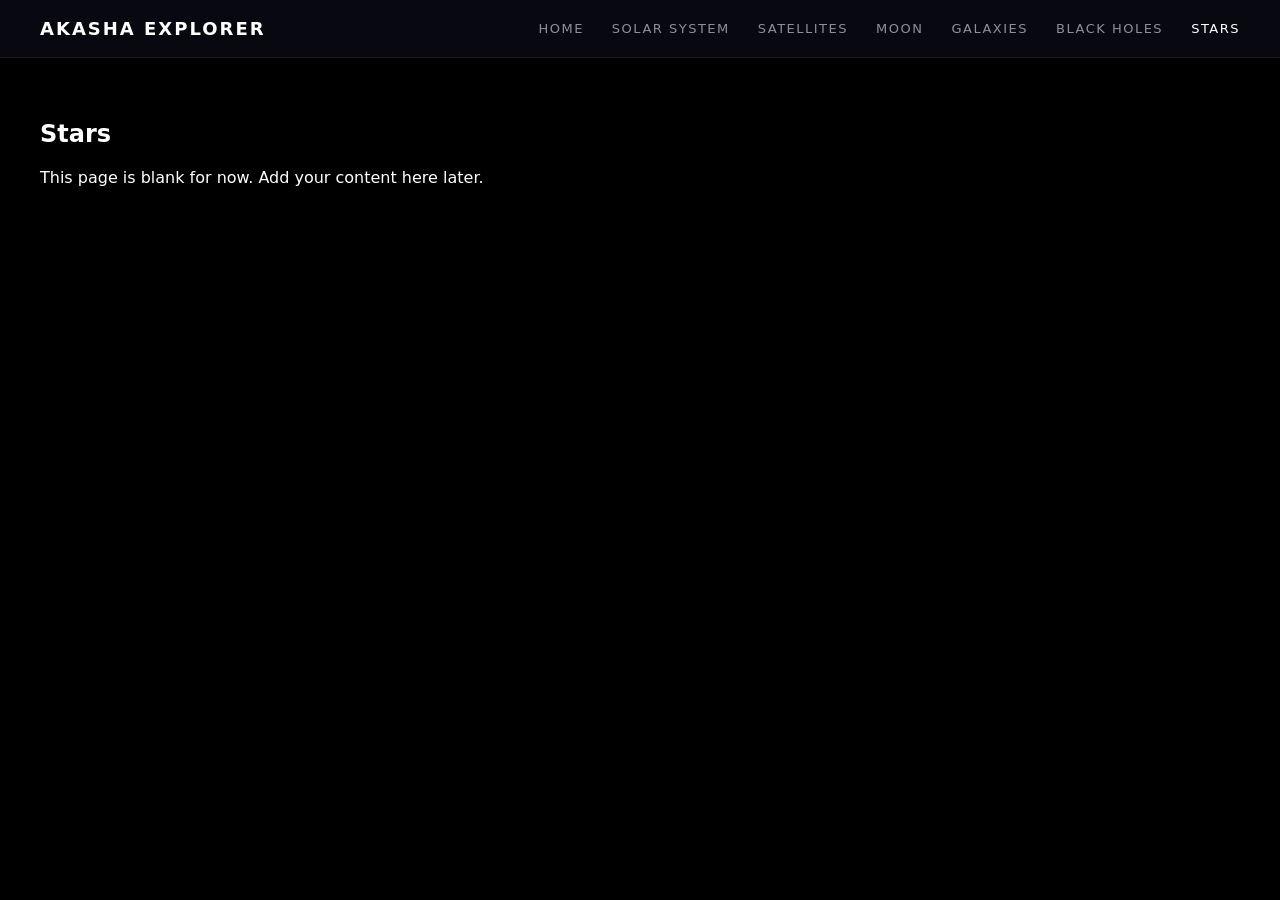
<file: stars.html>
<!DOCTYPE html>
<html lang="en">
<head>
  <meta charset="UTF-8" />
  <meta name="viewport" content="width=device-width, initial-scale=1.0" />
  <link rel="stylesheet" href="style.css" />
  <title>Akasha Explorer — Stars</title>
</head>
<body class="stars-page">
  <header class="page-header">
    <a class="brand" href="index.html">Akasha Explorer</a>
    <nav class="page-nav">
      <a href="index.html">Home</a>
      <a href="solar.html">Solar System</a>
      <a href="satellites.html">Satellites</a>
      <a href="moon.html">Moon</a>
      <a href="galaxies.html">Galaxies</a>
      <a href="blackholes.html">Black Holes</a>
      <a class="active" href="stars.html">Stars</a>
    </nav>
  </header>

  <section class="page-section">
    <div class="page-placeholder">
      <h1>Stars</h1>
      <p>This page is blank for now. Add your content here later.</p>
    </div>
  </section>
</body>
</html>
</file>
<file: style.css>
.solar_systm {
  transform-style: preserve-3d;
  pointer-events: none;
  height: 100%;
  position: absolute;
  left: 0;
  right: 0;
}

* {
  -webkit-user-select: none;
  /* Chrome all / Safari all */
  -moz-user-select: none;
  /* Firefox all */
  -ms-user-select: none;
  /* IE 10+ */
  user-select: none;
  /* Likely future */
}

body .solar_systm .planet, body input[type=radio][name=planet]::after, body .overlay {
  position: absolute;
  left: 0;
  right: 0;
  top: 50%;
  transform: translateY(-50%);
  margin: auto;
}

body .solar_systm .planet.neptune .trajectory.ner, body .solar_systm .planet.neptune .trajectory.pro, body .solar_systm .planet.neptune .trajectory.tri, body .solar_systm .planet.uranus .trajectory.umb, body .solar_systm .planet.uranus .trajectory.ari, body .solar_systm .planet.uranus .trajectory.mir, body .solar_systm .planet.saturn .trajectory.enc, body .solar_systm .planet.saturn .trajectory.di, body .solar_systm .planet.saturn .trajectory.ti, body .solar_systm .planet.jupiter .trajectory.ga, body .solar_systm .planet.jupiter .trajectory.eu, body .solar_systm .planet.jupiter .trajectory.lop, body .solar_systm .planet.mars .trajectory.p, body .solar_systm .planet.mars .trajectory.d, body .solar_systm .planet.earth .trajectory.m {
  border: 2px dashed white;
  position: absolute;
  border-radius: 3400px;
  background: none !important;
  z-index: -2;
}

body .solar_systm .planet {
  height: 1200px;
  width: 1200px;
  border-radius: 600px;
  background: red;
  transition: transform 2.8s 0.23s cubic-bezier(0.33, 0, 0, 1), opacity 2s 0.8s, box-shadow 0s 0s;
  background-size: 1140px 910px !important;
  top: auto;
  bottom: -920px;
}
body .solar_systm .planet .moon {
  height: 200px;
  width: 200px;
  border-radius: 600px;
  background: red;
  position: absolute;
  text-align: center;
  color: white;
  text-transform: uppercase;
  opacity: 0;
  transition: all 0.6s 0.2s;
}
body .solar_systm .planet .moon h2 {
  font-weight: 100;
  font-size: 40px;
  letter-spacing: 5px;
  margin: 0;
  position: relative;
  top: -120px;
}
body .solar_systm .planet .moon h3 {
  font-weight: 100;
  font-size: 20px;
  letter-spacing: 5px;
  color: #fea082;
  margin: 0;
  position: relative;
  top: -120px;
}
@keyframes planet {
  from {
    background-position-y: 0px;
  }
  to {
    background-position-y: -1000px;
  }
}

body .solar {
  position: absolute;
  transform: rotatex(-20deg);
  perspective: 800px;
  width: 100%;
  height: 100%;
  transform-style: preserve-3d;
}

.panel-image {
  width: 100%;
  min-height: 240px;
  border-radius: 24px;
  margin: 1rem 0 2rem;
  background-size: cover;
  background-position: center;
  background-repeat: no-repeat;
}
.panel-image.mercury { background: radial-gradient(circle at 30% 30%, #e4d3c3 0%, #a38870 50%, #5d4330 100%); }
.panel-image.venus { background: radial-gradient(circle at 30% 30%, #f7d8a1 0%, #c6985e 50%, #7f5230 100%); }
.panel-image.earth { background: radial-gradient(circle at 30% 30%, #3c6fa0 0%, #1f3f61 50%, #0f1e30 100%); }
.panel-image.mars { background: radial-gradient(circle at 30% 30%, #d85f3d 0%, #9b412a 50%, #4b2d1f 100%); }
.panel-image.jupiter { background: radial-gradient(circle at 30% 30%, #d8b080 0%, #a97e4f 50%, #4f2f1f 100%); }
.panel-image.saturn { background: radial-gradient(circle at 30% 30%, #f1d293 0%, #c39858 50%, #5d421f 100%); }
.panel-image.uranus { background: radial-gradient(circle at 30% 30%, #70d3ce 0%, #3b9b98 50%, #18434b 100%); }
.panel-image.neptune { background: radial-gradient(circle at 30% 30%, #3d6eba 0%, #1b3d78 50%, #081a2f 100%); }
.panel-image.pluto { background: radial-gradient(circle at 30% 30%, #c1adc9 0%, #7f5f86 50%, #3d2847 100%); }

body input[type=radio][name=planet]::after {
  width: 220px;
  height: 220px;
  border-radius: 550px;
  appearance: none;
  outline: none;
  cursor: pointer;
  z-index: 12;
  left: 18px;
  bottom: 282px;
}

body {
  background: black;
  font-family: system-ui, -apple-system, BlinkMacSystemFont, "Segoe UI", sans-serif;
  margin: 0;
  padding: 0;
  color: white;
}
body:not(.home-page):not(.satellites-page):not(.moon-page) {
  overflow: hidden;
  height: 100vh;
}
body .logo {
  color: white;
  position: absolute;
  top: 40px;
  left: 0;
  right: 0;
  margin: auto;
  text-align: center;
  font-size: 14px;
  text-transform: uppercase;
  font-weight: 100;
  letter-spacing: 4px;
}
body .logo span {
  font-size: 12px;
  color: #f39041;
  display: block;
}
body label {
  cursor: pointer;
}
body label.mercury > .preview {
  background: radial-gradient(circle at 30% 30%, #e4d3c3 0%, #a38870 45%, #5d4330 100%) !important;
}
body label.venus > .preview {
  background: radial-gradient(circle at 30% 30%, #f5d9a4 0%, #c39356 45%, #6e4d2b 100%) !important;
}
body label.earth > .preview {
  background: radial-gradient(circle at 30% 30%, #3a73a4 0%, #1d3f63 45%, #0f1f31 100%) !important;
}
body label.mars > .preview {
  background: radial-gradient(circle at 30% 30%, #cf5b3e 0%, #a14c31 45%, #462c1e 100%) !important;
}
body label.jupiter > .preview {
  background: radial-gradient(circle at 30% 30%, #d5a772 0%, #9f6f47 45%, #4c2f1e 100%) !important;
}
body label.saturn > .preview {
  background: radial-gradient(circle at 30% 30%, #f1d293 0%, #c39858 45%, #5d421f 100%) !important;
}
body label.uranus > .preview {
  background: radial-gradient(circle at 30% 30%, #70d1cc 0%, #3d9b98 45%, #164046 100%) !important;
}
body label.neptune > .preview {
  background: radial-gradient(circle at 30% 30%, #3f74c0 0%, #1e3d7a 45%, #081b33 100%) !important;
}
body label.pluto > .preview {
  background: radial-gradient(circle at 30% 30%, #c1adc9 0%, #7f5f86 45%, #3d2847 100%) !important;
}
body label.menu {
  color: white;
  display: block;
  position: absolute;
  cursor: pointer;
  left: 90px;
  z-index: 2;
}
body label.menu:after {
  display: block;
  width: 12px;
  height: 12px;
  border: 2px solid white;
  border-radius: 60px;
  content: "";
  z-index: 2;
  position: absolute;
  top: -4px;
  left: -4px;
}
body label.menu:hover h2, body label.menu:hover h3 {
  opacity: 1;
}
body label.menu.mercury h2 .pip {
  background: #E8927C;
}
body label.menu.venus h2 .pip {
  background: #b45d15;
}
body label.menu.earth h2 .pip {
  background: #26daaa;
}
body label.menu.mars h2 .pip {
  background: #e55f45;
}
body label.menu.jupiter h2 .pip {
  background: orange;
}
body label.menu.saturn h2 .pip {
  background: #b29d81;
}
body label.menu.uranus h2 .pip {
  background: #8dcdd8;
}
body label.menu.neptune h2 .pip {
  background: #4f83e2;
}
body label.menu.pluto h2 .pip {
  background: #FF8732;
}
body label.menu .preview {
  width: 30px;
  height: 30px;
  background: yellow;
  float: left;
  background-size: auto 100% !important;
  position: absolute;
  border-radius: 100px;
  box-shadow: 0 -13px 10px 2px black inset;
}
body label.menu .info {
  position: relative;
  left: 50px;
  top: 1px;
}
body label.menu h2,
body label.menu h3 {
  text-transform: uppercase;
  margin: 0;
  font-weight: 100;
  letter-spacing: 2px;
}
body label.menu h2 {
  font-size: 11px;
  opacity: 0.4;
  margin-bottom: 4px;
}
body label.menu h2 .pip {
  width: 0;
  height: 9px;
  background: #fea082;
  float: left;
  position: relative;
  top: 3px;
  transition: all 0.3s;
  margin-right: 0px;
}
body label.menu h3 {
  font-size: 8px;
  letter-spacing: 1px;
  transition: all 0.3s;
  opacity: 0.3;
}
body label.menu:nth-of-type(1) {
  top: calc(50vh + 100px + ((14px + 34px) * 1) + 0px - 369px);
}
body label.menu:nth-of-type(2) {
  top: calc(50vh + 100px + ((14px + 34px) * 2) + 0px - 369px);
}
body label.menu:nth-of-type(3) {
  top: calc(50vh + 100px + ((14px + 34px) * 3) + 0px - 369px);
}
body label.menu:nth-of-type(4) {
  top: calc(50vh + 100px + ((14px + 34px) * 4) + 0px - 369px);
}
body label.menu:nth-of-type(5) {
  top: calc(50vh + 100px + ((14px + 34px) * 5) + 0px - 369px);
}
body label.menu:nth-of-type(6) {
  top: calc(50vh + 100px + ((14px + 34px) * 6) + 0px - 369px);
}
body label.menu:nth-of-type(7) {
  top: calc(50vh + 100px + ((14px + 34px) * 7) + 0px - 369px);
}
body label.menu:nth-of-type(8) {
  top: calc(50vh + 100px + ((14px + 34px) * 8) + 0px - 369px);
}
body label.menu:nth-of-type(9) {
  top: calc(50vh + 100px + ((14px + 34px) * 9) + 0px - 369px);
}
body input.read {
  display: none;
}
body .read:checked + label + input + .panel {
  right: 0;
}
body .read:checked + label {
  width: calc(100% - 420px);
}
body .read:checked + label::after {
  opacity: 1;
  left: 0;
}
body .read:checked + label + label {
  transition: all 0.3s 0.6s;
  opacity: 1;
}
body .read:not(:checked) + label + label {
  transition: all 0.3s 0s;
  opacity: 0;
}
body label.close {
  position: absolute;
  right: 60px;
  opacity: 0;
  transition: all 0.3s 0.4s;
  z-index: 3;
  top: 65px;
}
body label.closeBig {
  position: absolute;
  top: 0;
  left: 0;
  z-index: 3;
  height: 100vh;
  transition: all 0.2s;
  z-index: 10;
  width: 0;
  background: rgba(56, 37, 99, 0.38);
}
body label.closeBig::after {
  content: "Back";
  text-align: center;
  font-size: 30px;
  color: white;
  position: absolute;
  left: -140px;
  opacity: 0;
  right: 0;
  top: 50%;
  transform: translateY(-50%);
}
body .overlay {
  border-bottom: 1020px solid black;
  width: 1800px;
  height: 620px;
  top: auto;
  -webkit-transform: none;
  transform: none;
  top: -240px;
  left: -303px;
  opacity: 1;
  border-radius: 100%;
  z-index: 0;
  box-shadow: 0px -190px 215px 110px black inset;
}
body input[type=radio][name=planet] {
  appearance: none;
}
body input[type=radio][name=planet]::after {
  content: "";
}
body input[type=radio][name=planet].planet1:checked::after {
  display: none;
}
body input[type=radio][name=planet].planet1:checked + label + input::after {
  display: none;
}
body input[type=radio][name=planet].planet1:checked + label + div .solar_systm:nth-of-type(1) {
  pointer-events: all;
}
body input[type=radio][name=planet].planet1:checked + label + div .solar_systm:nth-of-type(1) .planet {
  transform: translateZ(0px) translateY(0) rotatex(4deg) scaleX(0.89);
  opacity: 2;
  animation: planet 60s 3.9s infinite linear;
}
body input[type=radio][name=planet].planet1:checked + label + div .solar_systm:nth-of-type(1) .planet_description {
  opacity: 1;
  transition: all 0.6s 2.6s;
}
body input[type=radio][name=planet].planet1:checked + label + div .solar_systm:nth-of-type(1) .planet_description h2,
body input[type=radio][name=planet].planet1:checked + label + div .solar_systm:nth-of-type(1) .planet_description h1 {
  position: relative;
  top: 0px;
  transition: all 0.5s 3s;
}
body input[type=radio][name=planet].planet1:checked + label + div .solar_systm:nth-of-type(1) .planet_description p,
body input[type=radio][name=planet].planet1:checked + label + div .solar_systm:nth-of-type(1) .planet_description a {
  transition: all 1s 3.5s, padding 0.3s 0s;
  opacity: 1;
}
body input[type=radio][name=planet].planet1:checked + label + div .solar_systm:nth-of-type(1) .planet .moon {
  opacity: 1;
  transition: all 1s 3.2s;
}
body input[type=radio][name=planet].planet1:checked + label + div .solar_systm:nth-of-type(1) .planet .trajectory {
  opacity: 0.2;
  transition: all 0.6s 2.9s;
}
body input[type=radio][name=planet].planet1:checked + label + div .solar_systm:nth-of-type(1) .planet .overlay {
  opacity: 1;
  top: -240px;
}
body input[type=radio][name=planet].planet1:checked + label + div .solar_systm:nth-of-type(2) .planet {
  transform: translateZ(-2300px) translateY(0) rotatex(4deg) scaleX(0.89);
  opacity: 1;
}
body input[type=radio][name=planet].planet1:checked + label + div .solar_systm:nth-of-type(3) .planet {
  transform: translateZ(-4600px) translateY(0) rotatex(4deg) scaleX(0.89);
  opacity: 0;
}
body input[type=radio][name=planet].planet1:checked + label + div .solar_systm:nth-of-type(4) .planet {
  transform: translateZ(-6900px) translateY(0) rotatex(4deg) scaleX(0.89);
  opacity: -1;
}
body input[type=radio][name=planet].planet1:checked + label + div .solar_systm:nth-of-type(5) .planet {
  transform: translateZ(-9200px) translateY(0) rotatex(4deg) scaleX(0.89);
  opacity: -2;
}
body input[type=radio][name=planet].planet1:checked + label + div .solar_systm:nth-of-type(6) .planet {
  transform: translateZ(-11500px) translateY(0) rotatex(4deg) scaleX(0.89);
  opacity: -3;
}
body input[type=radio][name=planet].planet1:checked + label + div .solar_systm:nth-of-type(7) .planet {
  transform: translateZ(-13800px) translateY(0) rotatex(4deg) scaleX(0.89);
  opacity: -4;
}
body input[type=radio][name=planet].planet1:checked + label + div .solar_systm:nth-of-type(8) .planet {
  transform: translateZ(-16100px) translateY(0) rotatex(4deg) scaleX(0.89);
  opacity: -5;
}
body input[type=radio][name=planet].planet1:checked + label + div .solar_systm:nth-of-type(9) .planet {
  transform: translateZ(-18400px) translateY(0) rotatex(4deg) scaleX(0.89);
  opacity: -6;
}
body input[type=radio][name=planet].planet1:checked + label.mercury > .info h3 {
  color: #E8927C;
}
body input[type=radio][name=planet].planet1:checked + label.venus > .info h3 {
  color: #b45d15;
}
body input[type=radio][name=planet].planet1:checked + label.earth > .info h3 {
  color: #26daaa;
}
body input[type=radio][name=planet].planet1:checked + label.mars > .info h3 {
  color: #e55f45;
}
body input[type=radio][name=planet].planet1:checked + label.jupiter > .info h3 {
  color: orange;
}
body input[type=radio][name=planet].planet1:checked + label.saturn > .info h3 {
  color: #b29d81;
}
body input[type=radio][name=planet].planet1:checked + label.uranus > .info h3 {
  color: #8dcdd8;
}
body input[type=radio][name=planet].planet1:checked + label.neptune > .info h3 {
  color: #4f83e2;
}
body input[type=radio][name=planet].planet1:checked + label.pluto > .info h3 {
  color: #FF8732;
}
body input[type=radio][name=planet].planet1:checked + label {
  opacity: 1;
}
body input[type=radio][name=planet].planet1:checked + label:before {
  display: block;
  width: 4px;
  height: 4px;
  position: absolute;
  left: 2px;
  top: 2px;
  z-index: 2;
  background: white;
  border-radius: 4px;
  content: "";
}
body input[type=radio][name=planet].planet1:checked + label > .info h2 {
  opacity: 1;
}
body input[type=radio][name=planet].planet1:checked + label > .info h2 .pip {
  width: 30px;
  margin-right: 6px;
}
body input[type=radio][name=planet].planet1:checked + label > .info h3 {
  opacity: 1;
  color: #fea082;
}
body input[type=radio][name=planet] {
  appearance: none;
}
body input[type=radio][name=planet]::after {
  content: "";
}
body input[type=radio][name=planet].planet2:checked::after {
  display: none;
}
body input[type=radio][name=planet].planet2:checked + label + input::after {
  display: none;
}
body input[type=radio][name=planet].planet2:checked + label + input + label + input::after {
  display: none;
}
body input[type=radio][name=planet].planet2:checked + label + input + label + div .solar_systm:nth-of-type(2) {
  pointer-events: all;
}
body input[type=radio][name=planet].planet2:checked + label + input + label + div .solar_systm:nth-of-type(1) .planet {
  transform: translateZ(2300px) translateY(0) rotatex(4deg) scaleX(0.89);
  opacity: 3;
}
body input[type=radio][name=planet].planet2:checked + label + input + label + div .solar_systm:nth-of-type(2) .planet {
  transform: translateZ(0px) translateY(0) rotatex(4deg) scaleX(0.89);
  opacity: 2;
  animation: planet 60s 3.9s infinite linear;
}
body input[type=radio][name=planet].planet2:checked + label + input + label + div .solar_systm:nth-of-type(2) .planet_description {
  opacity: 1;
  transition: all 0.6s 2.6s;
}
body input[type=radio][name=planet].planet2:checked + label + input + label + div .solar_systm:nth-of-type(2) .planet_description h2,
body input[type=radio][name=planet].planet2:checked + label + input + label + div .solar_systm:nth-of-type(2) .planet_description h1 {
  position: relative;
  top: 0px;
  transition: all 0.5s 3s;
}
body input[type=radio][name=planet].planet2:checked + label + input + label + div .solar_systm:nth-of-type(2) .planet_description p,
body input[type=radio][name=planet].planet2:checked + label + input + label + div .solar_systm:nth-of-type(2) .planet_description a {
  transition: all 1s 3.5s, padding 0.3s 0s;
  opacity: 1;
}
body input[type=radio][name=planet].planet2:checked + label + input + label + div .solar_systm:nth-of-type(2) .planet .moon {
  opacity: 1;
  transition: all 1s 3.2s;
}
body input[type=radio][name=planet].planet2:checked + label + input + label + div .solar_systm:nth-of-type(2) .planet .trajectory {
  opacity: 0.2;
  transition: all 0.6s 2.9s;
}
body input[type=radio][name=planet].planet2:checked + label + input + label + div .solar_systm:nth-of-type(2) .planet .overlay {
  opacity: 1;
  top: -240px;
}
body input[type=radio][name=planet].planet2:checked + label + input + label + div .solar_systm:nth-of-type(3) .planet {
  transform: translateZ(-2300px) translateY(0) rotatex(4deg) scaleX(0.89);
  opacity: 1;
}
body input[type=radio][name=planet].planet2:checked + label + input + label + div .solar_systm:nth-of-type(4) .planet {
  transform: translateZ(-4600px) translateY(0) rotatex(4deg) scaleX(0.89);
  opacity: 0;
}
body input[type=radio][name=planet].planet2:checked + label + input + label + div .solar_systm:nth-of-type(5) .planet {
  transform: translateZ(-6900px) translateY(0) rotatex(4deg) scaleX(0.89);
  opacity: -1;
}
body input[type=radio][name=planet].planet2:checked + label + input + label + div .solar_systm:nth-of-type(6) .planet {
  transform: translateZ(-9200px) translateY(0) rotatex(4deg) scaleX(0.89);
  opacity: -2;
}
body input[type=radio][name=planet].planet2:checked + label + input + label + div .solar_systm:nth-of-type(7) .planet {
  transform: translateZ(-11500px) translateY(0) rotatex(4deg) scaleX(0.89);
  opacity: -3;
}
body input[type=radio][name=planet].planet2:checked + label + input + label + div .solar_systm:nth-of-type(8) .planet {
  transform: translateZ(-13800px) translateY(0) rotatex(4deg) scaleX(0.89);
  opacity: -4;
}
body input[type=radio][name=planet].planet2:checked + label + input + label + div .solar_systm:nth-of-type(9) .planet {
  transform: translateZ(-16100px) translateY(0) rotatex(4deg) scaleX(0.89);
  opacity: -5;
}
body input[type=radio][name=planet].planet2:checked + label.mercury > .info h3 {
  color: #E8927C;
}
body input[type=radio][name=planet].planet2:checked + label.venus > .info h3 {
  color: #b45d15;
}
body input[type=radio][name=planet].planet2:checked + label.earth > .info h3 {
  color: #26daaa;
}
body input[type=radio][name=planet].planet2:checked + label.mars > .info h3 {
  color: #e55f45;
}
body input[type=radio][name=planet].planet2:checked + label.jupiter > .info h3 {
  color: orange;
}
body input[type=radio][name=planet].planet2:checked + label.saturn > .info h3 {
  color: #b29d81;
}
body input[type=radio][name=planet].planet2:checked + label.uranus > .info h3 {
  color: #8dcdd8;
}
body input[type=radio][name=planet].planet2:checked + label.neptune > .info h3 {
  color: #4f83e2;
}
body input[type=radio][name=planet].planet2:checked + label.pluto > .info h3 {
  color: #FF8732;
}
body input[type=radio][name=planet].planet2:checked + label {
  opacity: 1;
}
body input[type=radio][name=planet].planet2:checked + label:before {
  display: block;
  width: 4px;
  height: 4px;
  position: absolute;
  left: 2px;
  top: 2px;
  z-index: 2;
  background: white;
  border-radius: 4px;
  content: "";
}
body input[type=radio][name=planet].planet2:checked + label > .info h2 {
  opacity: 1;
}
body input[type=radio][name=planet].planet2:checked + label > .info h2 .pip {
  width: 30px;
  margin-right: 6px;
}
body input[type=radio][name=planet].planet2:checked + label > .info h3 {
  opacity: 1;
  color: #fea082;
}
body input[type=radio][name=planet] {
  appearance: none;
}
body input[type=radio][name=planet]::after {
  content: "";
}
body input[type=radio][name=planet].planet3:checked::after {
  display: none;
}
body input[type=radio][name=planet].planet3:checked + label + input::after {
  display: none;
}
body input[type=radio][name=planet].planet3:checked + label + input + label + input::after {
  display: none;
}
body input[type=radio][name=planet].planet3:checked + label + input + label + input + label + input::after {
  display: none;
}
body input[type=radio][name=planet].planet3:checked + label + input + label + input + label + div .solar_systm:nth-of-type(3) {
  pointer-events: all;
}
body input[type=radio][name=planet].planet3:checked + label + input + label + input + label + div .solar_systm:nth-of-type(1) .planet {
  transform: translateZ(4600px) translateY(0) rotatex(4deg) scaleX(0.89);
  opacity: 4;
}
body input[type=radio][name=planet].planet3:checked + label + input + label + input + label + div .solar_systm:nth-of-type(2) .planet {
  transform: translateZ(2300px) translateY(0) rotatex(4deg) scaleX(0.89);
  opacity: 3;
}
body input[type=radio][name=planet].planet3:checked + label + input + label + input + label + div .solar_systm:nth-of-type(3) .planet {
  transform: translateZ(0px) translateY(0) rotatex(4deg) scaleX(0.89);
  opacity: 2;
  animation: planet 60s 3.9s infinite linear;
}
body input[type=radio][name=planet].planet3:checked + label + input + label + input + label + div .solar_systm:nth-of-type(3) .planet_description {
  opacity: 1;
  transition: all 0.6s 2.6s;
}
body input[type=radio][name=planet].planet3:checked + label + input + label + input + label + div .solar_systm:nth-of-type(3) .planet_description h2,
body input[type=radio][name=planet].planet3:checked + label + input + label + input + label + div .solar_systm:nth-of-type(3) .planet_description h1 {
  position: relative;
  top: 0px;
  transition: all 0.5s 3s;
}
body input[type=radio][name=planet].planet3:checked + label + input + label + input + label + div .solar_systm:nth-of-type(3) .planet_description p,
body input[type=radio][name=planet].planet3:checked + label + input + label + input + label + div .solar_systm:nth-of-type(3) .planet_description a {
  transition: all 1s 3.5s, padding 0.3s 0s;
  opacity: 1;
}
body input[type=radio][name=planet].planet3:checked + label + input + label + input + label + div .solar_systm:nth-of-type(3) .planet .moon {
  opacity: 1;
  transition: all 1s 3.2s;
}
body input[type=radio][name=planet].planet3:checked + label + input + label + input + label + div .solar_systm:nth-of-type(3) .planet .trajectory {
  opacity: 0.2;
  transition: all 0.6s 2.9s;
}
body input[type=radio][name=planet].planet3:checked + label + input + label + input + label + div .solar_systm:nth-of-type(3) .planet .overlay {
  opacity: 1;
  top: -240px;
}
body input[type=radio][name=planet].planet3:checked + label + input + label + input + label + div .solar_systm:nth-of-type(4) .planet {
  transform: translateZ(-2300px) translateY(0) rotatex(4deg) scaleX(0.89);
  opacity: 1;
}
body input[type=radio][name=planet].planet3:checked + label + input + label + input + label + div .solar_systm:nth-of-type(5) .planet {
  transform: translateZ(-4600px) translateY(0) rotatex(4deg) scaleX(0.89);
  opacity: 0;
}
body input[type=radio][name=planet].planet3:checked + label + input + label + input + label + div .solar_systm:nth-of-type(6) .planet {
  transform: translateZ(-6900px) translateY(0) rotatex(4deg) scaleX(0.89);
  opacity: -1;
}
body input[type=radio][name=planet].planet3:checked + label + input + label + input + label + div .solar_systm:nth-of-type(7) .planet {
  transform: translateZ(-9200px) translateY(0) rotatex(4deg) scaleX(0.89);
  opacity: -2;
}
body input[type=radio][name=planet].planet3:checked + label + input + label + input + label + div .solar_systm:nth-of-type(8) .planet {
  transform: translateZ(-11500px) translateY(0) rotatex(4deg) scaleX(0.89);
  opacity: -3;
}
body input[type=radio][name=planet].planet3:checked + label + input + label + input + label + div .solar_systm:nth-of-type(9) .planet {
  transform: translateZ(-13800px) translateY(0) rotatex(4deg) scaleX(0.89);
  opacity: -4;
}
body input[type=radio][name=planet].planet3:checked + label.mercury > .info h3 {
  color: #E8927C;
}
body input[type=radio][name=planet].planet3:checked + label.venus > .info h3 {
  color: #b45d15;
}
body input[type=radio][name=planet].planet3:checked + label.earth > .info h3 {
  color: #26daaa;
}
body input[type=radio][name=planet].planet3:checked + label.mars > .info h3 {
  color: #e55f45;
}
body input[type=radio][name=planet].planet3:checked + label.jupiter > .info h3 {
  color: orange;
}
body input[type=radio][name=planet].planet3:checked + label.saturn > .info h3 {
  color: #b29d81;
}
body input[type=radio][name=planet].planet3:checked + label.uranus > .info h3 {
  color: #8dcdd8;
}
body input[type=radio][name=planet].planet3:checked + label.neptune > .info h3 {
  color: #4f83e2;
}
body input[type=radio][name=planet].planet3:checked + label.pluto > .info h3 {
  color: #FF8732;
}
body input[type=radio][name=planet].planet3:checked + label {
  opacity: 1;
}
body input[type=radio][name=planet].planet3:checked + label:before {
  display: block;
  width: 4px;
  height: 4px;
  position: absolute;
  left: 2px;
  top: 2px;
  z-index: 2;
  background: white;
  border-radius: 4px;
  content: "";
}
body input[type=radio][name=planet].planet3:checked + label > .info h2 {
  opacity: 1;
}
body input[type=radio][name=planet].planet3:checked + label > .info h2 .pip {
  width: 30px;
  margin-right: 6px;
}
body input[type=radio][name=planet].planet3:checked + label > .info h3 {
  opacity: 1;
  color: #fea082;
}
body input[type=radio][name=planet] {
  appearance: none;
}
body input[type=radio][name=planet]::after {
  content: "";
}
body input[type=radio][name=planet].planet4:checked::after {
  display: none;
}
body input[type=radio][name=planet].planet4:checked + label + input::after {
  display: none;
}
body input[type=radio][name=planet].planet4:checked + label + input + label + input::after {
  display: none;
}
body input[type=radio][name=planet].planet4:checked + label + input + label + input + label + input::after {
  display: none;
}
body input[type=radio][name=planet].planet4:checked + label + input + label + input + label + input + label + input::after {
  display: none;
}
body input[type=radio][name=planet].planet4:checked + label + input + label + input + label + input + label + div .solar_systm:nth-of-type(4) {
  pointer-events: all;
}
body input[type=radio][name=planet].planet4:checked + label + input + label + input + label + input + label + div .solar_systm:nth-of-type(1) .planet {
  transform: translateZ(6900px) translateY(0) rotatex(4deg) scaleX(0.89);
  opacity: 5;
}
body input[type=radio][name=planet].planet4:checked + label + input + label + input + label + input + label + div .solar_systm:nth-of-type(2) .planet {
  transform: translateZ(4600px) translateY(0) rotatex(4deg) scaleX(0.89);
  opacity: 4;
}
body input[type=radio][name=planet].planet4:checked + label + input + label + input + label + input + label + div .solar_systm:nth-of-type(3) .planet {
  transform: translateZ(2300px) translateY(0) rotatex(4deg) scaleX(0.89);
  opacity: 3;
}
body input[type=radio][name=planet].planet4:checked + label + input + label + input + label + input + label + div .solar_systm:nth-of-type(4) .planet {
  transform: translateZ(0px) translateY(0) rotatex(4deg) scaleX(0.89);
  opacity: 2;
  animation: planet 60s 3.9s infinite linear;
}
body input[type=radio][name=planet].planet4:checked + label + input + label + input + label + input + label + div .solar_systm:nth-of-type(4) .planet_description {
  opacity: 1;
  transition: all 0.6s 2.6s;
}
body input[type=radio][name=planet].planet4:checked + label + input + label + input + label + input + label + div .solar_systm:nth-of-type(4) .planet_description h2,
body input[type=radio][name=planet].planet4:checked + label + input + label + input + label + input + label + div .solar_systm:nth-of-type(4) .planet_description h1 {
  position: relative;
  top: 0px;
  transition: all 0.5s 3s;
}
body input[type=radio][name=planet].planet4:checked + label + input + label + input + label + input + label + div .solar_systm:nth-of-type(4) .planet_description p,
body input[type=radio][name=planet].planet4:checked + label + input + label + input + label + input + label + div .solar_systm:nth-of-type(4) .planet_description a {
  transition: all 1s 3.5s, padding 0.3s 0s;
  opacity: 1;
}
body input[type=radio][name=planet].planet4:checked + label + input + label + input + label + input + label + div .solar_systm:nth-of-type(4) .planet .moon {
  opacity: 1;
  transition: all 1s 3.2s;
}
body input[type=radio][name=planet].planet4:checked + label + input + label + input + label + input + label + div .solar_systm:nth-of-type(4) .planet .trajectory {
  opacity: 0.2;
  transition: all 0.6s 2.9s;
}
body input[type=radio][name=planet].planet4:checked + label + input + label + input + label + input + label + div .solar_systm:nth-of-type(4) .planet .overlay {
  opacity: 1;
  top: -240px;
}
body input[type=radio][name=planet].planet4:checked + label + input + label + input + label + input + label + div .solar_systm:nth-of-type(5) .planet {
  transform: translateZ(-2300px) translateY(0) rotatex(4deg) scaleX(0.89);
  opacity: 1;
}
body input[type=radio][name=planet].planet4:checked + label + input + label + input + label + input + label + div .solar_systm:nth-of-type(6) .planet {
  transform: translateZ(-4600px) translateY(0) rotatex(4deg) scaleX(0.89);
  opacity: 0;
}
body input[type=radio][name=planet].planet4:checked + label + input + label + input + label + input + label + div .solar_systm:nth-of-type(7) .planet {
  transform: translateZ(-6900px) translateY(0) rotatex(4deg) scaleX(0.89);
  opacity: -1;
}
body input[type=radio][name=planet].planet4:checked + label + input + label + input + label + input + label + div .solar_systm:nth-of-type(8) .planet {
  transform: translateZ(-9200px) translateY(0) rotatex(4deg) scaleX(0.89);
  opacity: -2;
}
body input[type=radio][name=planet].planet4:checked + label + input + label + input + label + input + label + div .solar_systm:nth-of-type(9) .planet {
  transform: translateZ(-11500px) translateY(0) rotatex(4deg) scaleX(0.89);
  opacity: -3;
}
body input[type=radio][name=planet].planet4:checked + label.mercury > .info h3 {
  color: #E8927C;
}
body input[type=radio][name=planet].planet4:checked + label.venus > .info h3 {
  color: #b45d15;
}
body input[type=radio][name=planet].planet4:checked + label.earth > .info h3 {
  color: #26daaa;
}
body input[type=radio][name=planet].planet4:checked + label.mars > .info h3 {
  color: #e55f45;
}
body input[type=radio][name=planet].planet4:checked + label.jupiter > .info h3 {
  color: orange;
}
body input[type=radio][name=planet].planet4:checked + label.saturn > .info h3 {
  color: #b29d81;
}
body input[type=radio][name=planet].planet4:checked + label.uranus > .info h3 {
  color: #8dcdd8;
}
body input[type=radio][name=planet].planet4:checked + label.neptune > .info h3 {
  color: #4f83e2;
}
body input[type=radio][name=planet].planet4:checked + label.pluto > .info h3 {
  color: #FF8732;
}
body input[type=radio][name=planet].planet4:checked + label {
  opacity: 1;
}
body input[type=radio][name=planet].planet4:checked + label:before {
  display: block;
  width: 4px;
  height: 4px;
  position: absolute;
  left: 2px;
  top: 2px;
  z-index: 2;
  background: white;
  border-radius: 4px;
  content: "";
}
body input[type=radio][name=planet].planet4:checked + label > .info h2 {
  opacity: 1;
}
body input[type=radio][name=planet].planet4:checked + label > .info h2 .pip {
  width: 30px;
  margin-right: 6px;
}
body input[type=radio][name=planet].planet4:checked + label > .info h3 {
  opacity: 1;
  color: #fea082;
}
body input[type=radio][name=planet] {
  appearance: none;
}
body input[type=radio][name=planet]::after {
  content: "";
}
body input[type=radio][name=planet].planet5:checked::after {
  display: none;
}
body input[type=radio][name=planet].planet5:checked + label + input::after {
  display: none;
}
body input[type=radio][name=planet].planet5:checked + label + input + label + input::after {
  display: none;
}
body input[type=radio][name=planet].planet5:checked + label + input + label + input + label + input::after {
  display: none;
}
body input[type=radio][name=planet].planet5:checked + label + input + label + input + label + input + label + input::after {
  display: none;
}
body input[type=radio][name=planet].planet5:checked + label + input + label + input + label + input + label + input + label + input::after {
  display: none;
}
body input[type=radio][name=planet].planet5:checked + label + input + label + input + label + input + label + input + label + div .solar_systm:nth-of-type(5) {
  pointer-events: all;
}
body input[type=radio][name=planet].planet5:checked + label + input + label + input + label + input + label + input + label + div .solar_systm:nth-of-type(1) .planet {
  transform: translateZ(9200px) translateY(0) rotatex(4deg) scaleX(0.89);
  opacity: 6;
}
body input[type=radio][name=planet].planet5:checked + label + input + label + input + label + input + label + input + label + div .solar_systm:nth-of-type(2) .planet {
  transform: translateZ(6900px) translateY(0) rotatex(4deg) scaleX(0.89);
  opacity: 5;
}
body input[type=radio][name=planet].planet5:checked + label + input + label + input + label + input + label + input + label + div .solar_systm:nth-of-type(3) .planet {
  transform: translateZ(4600px) translateY(0) rotatex(4deg) scaleX(0.89);
  opacity: 4;
}
body input[type=radio][name=planet].planet5:checked + label + input + label + input + label + input + label + input + label + div .solar_systm:nth-of-type(4) .planet {
  transform: translateZ(2300px) translateY(0) rotatex(4deg) scaleX(0.89);
  opacity: 3;
}
body input[type=radio][name=planet].planet5:checked + label + input + label + input + label + input + label + input + label + div .solar_systm:nth-of-type(5) .planet {
  transform: translateZ(0px) translateY(0) rotatex(4deg) scaleX(0.89);
  opacity: 2;
  animation: planet 60s 3.9s infinite linear;
}
body input[type=radio][name=planet].planet5:checked + label + input + label + input + label + input + label + input + label + div .solar_systm:nth-of-type(5) .planet_description {
  opacity: 1;
  transition: all 0.6s 2.6s;
}
body input[type=radio][name=planet].planet5:checked + label + input + label + input + label + input + label + input + label + div .solar_systm:nth-of-type(5) .planet_description h2,
body input[type=radio][name=planet].planet5:checked + label + input + label + input + label + input + label + input + label + div .solar_systm:nth-of-type(5) .planet_description h1 {
  position: relative;
  top: 0px;
  transition: all 0.5s 3s;
}
body input[type=radio][name=planet].planet5:checked + label + input + label + input + label + input + label + input + label + div .solar_systm:nth-of-type(5) .planet_description p,
body input[type=radio][name=planet].planet5:checked + label + input + label + input + label + input + label + input + label + div .solar_systm:nth-of-type(5) .planet_description a {
  transition: all 1s 3.5s, padding 0.3s 0s;
  opacity: 1;
}
body input[type=radio][name=planet].planet5:checked + label + input + label + input + label + input + label + input + label + div .solar_systm:nth-of-type(5) .planet .moon {
  opacity: 1;
  transition: all 1s 3.2s;
}
body input[type=radio][name=planet].planet5:checked + label + input + label + input + label + input + label + input + label + div .solar_systm:nth-of-type(5) .planet .trajectory {
  opacity: 0.2;
  transition: all 0.6s 2.9s;
}
body input[type=radio][name=planet].planet5:checked + label + input + label + input + label + input + label + input + label + div .solar_systm:nth-of-type(5) .planet .overlay {
  opacity: 1;
  top: -240px;
}
body input[type=radio][name=planet].planet5:checked + label + input + label + input + label + input + label + input + label + div .solar_systm:nth-of-type(6) .planet {
  transform: translateZ(-2300px) translateY(0) rotatex(4deg) scaleX(0.89);
  opacity: 1;
}
body input[type=radio][name=planet].planet5:checked + label + input + label + input + label + input + label + input + label + div .solar_systm:nth-of-type(7) .planet {
  transform: translateZ(-4600px) translateY(0) rotatex(4deg) scaleX(0.89);
  opacity: 0;
}
body input[type=radio][name=planet].planet5:checked + label + input + label + input + label + input + label + input + label + div .solar_systm:nth-of-type(8) .planet {
  transform: translateZ(-6900px) translateY(0) rotatex(4deg) scaleX(0.89);
  opacity: -1;
}
body input[type=radio][name=planet].planet5:checked + label + input + label + input + label + input + label + input + label + div .solar_systm:nth-of-type(9) .planet {
  transform: translateZ(-9200px) translateY(0) rotatex(4deg) scaleX(0.89);
  opacity: -2;
}
body input[type=radio][name=planet].planet5:checked + label.mercury > .info h3 {
  color: #E8927C;
}
body input[type=radio][name=planet].planet5:checked + label.venus > .info h3 {
  color: #b45d15;
}
body input[type=radio][name=planet].planet5:checked + label.earth > .info h3 {
  color: #26daaa;
}
body input[type=radio][name=planet].planet5:checked + label.mars > .info h3 {
  color: #e55f45;
}
body input[type=radio][name=planet].planet5:checked + label.jupiter > .info h3 {
  color: orange;
}
body input[type=radio][name=planet].planet5:checked + label.saturn > .info h3 {
  color: #b29d81;
}
body input[type=radio][name=planet].planet5:checked + label.uranus > .info h3 {
  color: #8dcdd8;
}
body input[type=radio][name=planet].planet5:checked + label.neptune > .info h3 {
  color: #4f83e2;
}
body input[type=radio][name=planet].planet5:checked + label.pluto > .info h3 {
  color: #FF8732;
}
body input[type=radio][name=planet].planet5:checked + label {
  opacity: 1;
}
body input[type=radio][name=planet].planet5:checked + label:before {
  display: block;
  width: 4px;
  height: 4px;
  position: absolute;
  left: 2px;
  top: 2px;
  z-index: 2;
  background: white;
  border-radius: 4px;
  content: "";
}
body input[type=radio][name=planet].planet5:checked + label > .info h2 {
  opacity: 1;
}
body input[type=radio][name=planet].planet5:checked + label > .info h2 .pip {
  width: 30px;
  margin-right: 6px;
}
body input[type=radio][name=planet].planet5:checked + label > .info h3 {
  opacity: 1;
  color: #fea082;
}
body input[type=radio][name=planet] {
  appearance: none;
}
body input[type=radio][name=planet]::after {
  content: "";
}
body input[type=radio][name=planet].planet6:checked::after {
  display: none;
}
body input[type=radio][name=planet].planet6:checked + label + input::after {
  display: none;
}
body input[type=radio][name=planet].planet6:checked + label + input + label + input::after {
  display: none;
}
body input[type=radio][name=planet].planet6:checked + label + input + label + input + label + input::after {
  display: none;
}
body input[type=radio][name=planet].planet6:checked + label + input + label + input + label + input + label + input::after {
  display: none;
}
body input[type=radio][name=planet].planet6:checked + label + input + label + input + label + input + label + input + label + input::after {
  display: none;
}
body input[type=radio][name=planet].planet6:checked + label + input + label + input + label + input + label + input + label + input + label + input::after {
  display: none;
}
body input[type=radio][name=planet].planet6:checked + label + input + label + input + label + input + label + input + label + input + label + div .solar_systm:nth-of-type(6) {
  pointer-events: all;
}
body input[type=radio][name=planet].planet6:checked + label + input + label + input + label + input + label + input + label + input + label + div .solar_systm:nth-of-type(1) .planet {
  transform: translateZ(11500px) translateY(0) rotatex(4deg) scaleX(0.89);
  opacity: 7;
}
body input[type=radio][name=planet].planet6:checked + label + input + label + input + label + input + label + input + label + input + label + div .solar_systm:nth-of-type(2) .planet {
  transform: translateZ(9200px) translateY(0) rotatex(4deg) scaleX(0.89);
  opacity: 6;
}
body input[type=radio][name=planet].planet6:checked + label + input + label + input + label + input + label + input + label + input + label + div .solar_systm:nth-of-type(3) .planet {
  transform: translateZ(6900px) translateY(0) rotatex(4deg) scaleX(0.89);
  opacity: 5;
}
body input[type=radio][name=planet].planet6:checked + label + input + label + input + label + input + label + input + label + input + label + div .solar_systm:nth-of-type(4) .planet {
  transform: translateZ(4600px) translateY(0) rotatex(4deg) scaleX(0.89);
  opacity: 4;
}
body input[type=radio][name=planet].planet6:checked + label + input + label + input + label + input + label + input + label + input + label + div .solar_systm:nth-of-type(5) .planet {
  transform: translateZ(2300px) translateY(0) rotatex(4deg) scaleX(0.89);
  opacity: 3;
}
body input[type=radio][name=planet].planet6:checked + label + input + label + input + label + input + label + input + label + input + label + div .solar_systm:nth-of-type(6) .planet {
  transform: translateZ(0px) translateY(0) rotatex(4deg) scaleX(0.89);
  opacity: 2;
  animation: planet 60s 3.9s infinite linear;
}
body input[type=radio][name=planet].planet6:checked + label + input + label + input + label + input + label + input + label + input + label + div .solar_systm:nth-of-type(6) .planet_description {
  opacity: 1;
  transition: all 0.6s 2.6s;
}
body input[type=radio][name=planet].planet6:checked + label + input + label + input + label + input + label + input + label + input + label + div .solar_systm:nth-of-type(6) .planet_description h2,
body input[type=radio][name=planet].planet6:checked + label + input + label + input + label + input + label + input + label + input + label + div .solar_systm:nth-of-type(6) .planet_description h1 {
  position: relative;
  top: 0px;
  transition: all 0.5s 3s;
}
body input[type=radio][name=planet].planet6:checked + label + input + label + input + label + input + label + input + label + input + label + div .solar_systm:nth-of-type(6) .planet_description p,
body input[type=radio][name=planet].planet6:checked + label + input + label + input + label + input + label + input + label + input + label + div .solar_systm:nth-of-type(6) .planet_description a {
  transition: all 1s 3.5s, padding 0.3s 0s;
  opacity: 1;
}
body input[type=radio][name=planet].planet6:checked + label + input + label + input + label + input + label + input + label + input + label + div .solar_systm:nth-of-type(6) .planet .moon {
  opacity: 1;
  transition: all 1s 3.2s;
}
body input[type=radio][name=planet].planet6:checked + label + input + label + input + label + input + label + input + label + input + label + div .solar_systm:nth-of-type(6) .planet .trajectory {
  opacity: 0.2;
  transition: all 0.6s 2.9s;
}
body input[type=radio][name=planet].planet6:checked + label + input + label + input + label + input + label + input + label + input + label + div .solar_systm:nth-of-type(6) .planet .overlay {
  opacity: 1;
  top: -240px;
}
body input[type=radio][name=planet].planet6:checked + label + input + label + input + label + input + label + input + label + input + label + div .solar_systm:nth-of-type(7) .planet {
  transform: translateZ(-2300px) translateY(0) rotatex(4deg) scaleX(0.89);
  opacity: 1;
}
body input[type=radio][name=planet].planet6:checked + label + input + label + input + label + input + label + input + label + input + label + div .solar_systm:nth-of-type(8) .planet {
  transform: translateZ(-4600px) translateY(0) rotatex(4deg) scaleX(0.89);
  opacity: 0;
}
body input[type=radio][name=planet].planet6:checked + label + input + label + input + label + input + label + input + label + input + label + div .solar_systm:nth-of-type(9) .planet {
  transform: translateZ(-6900px) translateY(0) rotatex(4deg) scaleX(0.89);
  opacity: -1;
}
body input[type=radio][name=planet].planet6:checked + label.mercury > .info h3 {
  color: #E8927C;
}
body input[type=radio][name=planet].planet6:checked + label.venus > .info h3 {
  color: #b45d15;
}
body input[type=radio][name=planet].planet6:checked + label.earth > .info h3 {
  color: #26daaa;
}
body input[type=radio][name=planet].planet6:checked + label.mars > .info h3 {
  color: #e55f45;
}
body input[type=radio][name=planet].planet6:checked + label.jupiter > .info h3 {
  color: orange;
}
body input[type=radio][name=planet].planet6:checked + label.saturn > .info h3 {
  color: #b29d81;
}
body input[type=radio][name=planet].planet6:checked + label.uranus > .info h3 {
  color: #8dcdd8;
}
body input[type=radio][name=planet].planet6:checked + label.neptune > .info h3 {
  color: #4f83e2;
}
body input[type=radio][name=planet].planet6:checked + label.pluto > .info h3 {
  color: #FF8732;
}
body input[type=radio][name=planet].planet6:checked + label {
  opacity: 1;
}
body input[type=radio][name=planet].planet6:checked + label:before {
  display: block;
  width: 4px;
  height: 4px;
  position: absolute;
  left: 2px;
  top: 2px;
  z-index: 2;
  background: white;
  border-radius: 4px;
  content: "";
}
body input[type=radio][name=planet].planet6:checked + label > .info h2 {
  opacity: 1;
}
body input[type=radio][name=planet].planet6:checked + label > .info h2 .pip {
  width: 30px;
  margin-right: 6px;
}
body input[type=radio][name=planet].planet6:checked + label > .info h3 {
  opacity: 1;
  color: #fea082;
}
body input[type=radio][name=planet] {
  appearance: none;
}
body input[type=radio][name=planet]::after {
  content: "";
}
body input[type=radio][name=planet].planet7:checked::after {
  display: none;
}
body input[type=radio][name=planet].planet7:checked + label + input::after {
  display: none;
}
body input[type=radio][name=planet].planet7:checked + label + input + label + input::after {
  display: none;
}
body input[type=radio][name=planet].planet7:checked + label + input + label + input + label + input::after {
  display: none;
}
body input[type=radio][name=planet].planet7:checked + label + input + label + input + label + input + label + input::after {
  display: none;
}
body input[type=radio][name=planet].planet7:checked + label + input + label + input + label + input + label + input + label + input::after {
  display: none;
}
body input[type=radio][name=planet].planet7:checked + label + input + label + input + label + input + label + input + label + input + label + input::after {
  display: none;
}
body input[type=radio][name=planet].planet7:checked + label + input + label + input + label + input + label + input + label + input + label + input + label + input::after {
  display: none;
}
body input[type=radio][name=planet].planet7:checked + label + input + label + input + label + input + label + input + label + input + label + input + label + div .solar_systm:nth-of-type(7) {
  pointer-events: all;
}
body input[type=radio][name=planet].planet7:checked + label + input + label + input + label + input + label + input + label + input + label + input + label + div .solar_systm:nth-of-type(1) .planet {
  transform: translateZ(13800px) translateY(0) rotatex(4deg) scaleX(0.89);
  opacity: 8;
}
body input[type=radio][name=planet].planet7:checked + label + input + label + input + label + input + label + input + label + input + label + input + label + div .solar_systm:nth-of-type(2) .planet {
  transform: translateZ(11500px) translateY(0) rotatex(4deg) scaleX(0.89);
  opacity: 7;
}
body input[type=radio][name=planet].planet7:checked + label + input + label + input + label + input + label + input + label + input + label + input + label + div .solar_systm:nth-of-type(3) .planet {
  transform: translateZ(9200px) translateY(0) rotatex(4deg) scaleX(0.89);
  opacity: 6;
}
body input[type=radio][name=planet].planet7:checked + label + input + label + input + label + input + label + input + label + input + label + input + label + div .solar_systm:nth-of-type(4) .planet {
  transform: translateZ(6900px) translateY(0) rotatex(4deg) scaleX(0.89);
  opacity: 5;
}
body input[type=radio][name=planet].planet7:checked + label + input + label + input + label + input + label + input + label + input + label + input + label + div .solar_systm:nth-of-type(5) .planet {
  transform: translateZ(4600px) translateY(0) rotatex(4deg) scaleX(0.89);
  opacity: 4;
}
body input[type=radio][name=planet].planet7:checked + label + input + label + input + label + input + label + input + label + input + label + input + label + div .solar_systm:nth-of-type(6) .planet {
  transform: translateZ(2300px) translateY(0) rotatex(4deg) scaleX(0.89);
  opacity: 3;
}
body input[type=radio][name=planet].planet7:checked + label + input + label + input + label + input + label + input + label + input + label + input + label + div .solar_systm:nth-of-type(7) .planet {
  transform: translateZ(0px) translateY(0) rotatex(4deg) scaleX(0.89);
  opacity: 2;
  animation: planet 60s 3.9s infinite linear;
}
body input[type=radio][name=planet].planet7:checked + label + input + label + input + label + input + label + input + label + input + label + input + label + div .solar_systm:nth-of-type(7) .planet_description {
  opacity: 1;
  transition: all 0.6s 2.6s;
}
body input[type=radio][name=planet].planet7:checked + label + input + label + input + label + input + label + input + label + input + label + input + label + div .solar_systm:nth-of-type(7) .planet_description h2,
body input[type=radio][name=planet].planet7:checked + label + input + label + input + label + input + label + input + label + input + label + input + label + div .solar_systm:nth-of-type(7) .planet_description h1 {
  position: relative;
  top: 0px;
  transition: all 0.5s 3s;
}
body input[type=radio][name=planet].planet7:checked + label + input + label + input + label + input + label + input + label + input + label + input + label + div .solar_systm:nth-of-type(7) .planet_description p,
body input[type=radio][name=planet].planet7:checked + label + input + label + input + label + input + label + input + label + input + label + input + label + div .solar_systm:nth-of-type(7) .planet_description a {
  transition: all 1s 3.5s, padding 0.3s 0s;
  opacity: 1;
}
body input[type=radio][name=planet].planet7:checked + label + input + label + input + label + input + label + input + label + input + label + input + label + div .solar_systm:nth-of-type(7) .planet .moon {
  opacity: 1;
  transition: all 1s 3.2s;
}
body input[type=radio][name=planet].planet7:checked + label + input + label + input + label + input + label + input + label + input + label + input + label + div .solar_systm:nth-of-type(7) .planet .trajectory {
  opacity: 0.2;
  transition: all 0.6s 2.9s;
}
body input[type=radio][name=planet].planet7:checked + label + input + label + input + label + input + label + input + label + input + label + input + label + div .solar_systm:nth-of-type(7) .planet .overlay {
  opacity: 1;
  top: -240px;
}
body input[type=radio][name=planet].planet7:checked + label + input + label + input + label + input + label + input + label + input + label + input + label + div .solar_systm:nth-of-type(8) .planet {
  transform: translateZ(-2300px) translateY(0) rotatex(4deg) scaleX(0.89);
  opacity: 1;
}
body input[type=radio][name=planet].planet7:checked + label + input + label + input + label + input + label + input + label + input + label + input + label + div .solar_systm:nth-of-type(9) .planet {
  transform: translateZ(-4600px) translateY(0) rotatex(4deg) scaleX(0.89);
  opacity: 0;
}
body input[type=radio][name=planet].planet7:checked + label.mercury > .info h3 {
  color: #E8927C;
}
body input[type=radio][name=planet].planet7:checked + label.venus > .info h3 {
  color: #b45d15;
}
body input[type=radio][name=planet].planet7:checked + label.earth > .info h3 {
  color: #26daaa;
}
body input[type=radio][name=planet].planet7:checked + label.mars > .info h3 {
  color: #e55f45;
}
body input[type=radio][name=planet].planet7:checked + label.jupiter > .info h3 {
  color: orange;
}
body input[type=radio][name=planet].planet7:checked + label.saturn > .info h3 {
  color: #b29d81;
}
body input[type=radio][name=planet].planet7:checked + label.uranus > .info h3 {
  color: #8dcdd8;
}
body input[type=radio][name=planet].planet7:checked + label.neptune > .info h3 {
  color: #4f83e2;
}
body input[type=radio][name=planet].planet7:checked + label.pluto > .info h3 {
  color: #FF8732;
}
body input[type=radio][name=planet].planet7:checked + label {
  opacity: 1;
}
body input[type=radio][name=planet].planet7:checked + label:before {
  display: block;
  width: 4px;
  height: 4px;
  position: absolute;
  left: 2px;
  top: 2px;
  z-index: 2;
  background: white;
  border-radius: 4px;
  content: "";
}
body input[type=radio][name=planet].planet7:checked + label > .info h2 {
  opacity: 1;
}
body input[type=radio][name=planet].planet7:checked + label > .info h2 .pip {
  width: 30px;
  margin-right: 6px;
}
body input[type=radio][name=planet].planet7:checked + label > .info h3 {
  opacity: 1;
  color: #fea082;
}
body input[type=radio][name=planet] {
  appearance: none;
}
body input[type=radio][name=planet]::after {
  content: "";
}
body input[type=radio][name=planet].planet8:checked::after {
  display: none;
}
body input[type=radio][name=planet].planet8:checked + label + input::after {
  display: none;
}
body input[type=radio][name=planet].planet8:checked + label + input + label + input::after {
  display: none;
}
body input[type=radio][name=planet].planet8:checked + label + input + label + input + label + input::after {
  display: none;
}
body input[type=radio][name=planet].planet8:checked + label + input + label + input + label + input + label + input::after {
  display: none;
}
body input[type=radio][name=planet].planet8:checked + label + input + label + input + label + input + label + input + label + input::after {
  display: none;
}
body input[type=radio][name=planet].planet8:checked + label + input + label + input + label + input + label + input + label + input + label + input::after {
  display: none;
}
body input[type=radio][name=planet].planet8:checked + label + input + label + input + label + input + label + input + label + input + label + input + label + input::after {
  display: none;
}
body input[type=radio][name=planet].planet8:checked + label + input + label + input + label + input + label + input + label + input + label + input + label + input + label + input::after {
  display: none;
}
body input[type=radio][name=planet].planet8:checked + label + input + label + input + label + input + label + input + label + input + label + input + label + input + label + div .solar_systm:nth-of-type(8) {
  pointer-events: all;
}
body input[type=radio][name=planet].planet8:checked + label + input + label + input + label + input + label + input + label + input + label + input + label + input + label + div .solar_systm:nth-of-type(1) .planet {
  transform: translateZ(16100px) translateY(0) rotatex(4deg) scaleX(0.89);
  opacity: 9;
}
body input[type=radio][name=planet].planet8:checked + label + input + label + input + label + input + label + input + label + input + label + input + label + input + label + div .solar_systm:nth-of-type(2) .planet {
  transform: translateZ(13800px) translateY(0) rotatex(4deg) scaleX(0.89);
  opacity: 8;
}
body input[type=radio][name=planet].planet8:checked + label + input + label + input + label + input + label + input + label + input + label + input + label + input + label + div .solar_systm:nth-of-type(3) .planet {
  transform: translateZ(11500px) translateY(0) rotatex(4deg) scaleX(0.89);
  opacity: 7;
}
body input[type=radio][name=planet].planet8:checked + label + input + label + input + label + input + label + input + label + input + label + input + label + input + label + div .solar_systm:nth-of-type(4) .planet {
  transform: translateZ(9200px) translateY(0) rotatex(4deg) scaleX(0.89);
  opacity: 6;
}
body input[type=radio][name=planet].planet8:checked + label + input + label + input + label + input + label + input + label + input + label + input + label + input + label + div .solar_systm:nth-of-type(5) .planet {
  transform: translateZ(6900px) translateY(0) rotatex(4deg) scaleX(0.89);
  opacity: 5;
}
body input[type=radio][name=planet].planet8:checked + label + input + label + input + label + input + label + input + label + input + label + input + label + input + label + div .solar_systm:nth-of-type(6) .planet {
  transform: translateZ(4600px) translateY(0) rotatex(4deg) scaleX(0.89);
  opacity: 4;
}
body input[type=radio][name=planet].planet8:checked + label + input + label + input + label + input + label + input + label + input + label + input + label + input + label + div .solar_systm:nth-of-type(7) .planet {
  transform: translateZ(2300px) translateY(0) rotatex(4deg) scaleX(0.89);
  opacity: 3;
}
body input[type=radio][name=planet].planet8:checked + label + input + label + input + label + input + label + input + label + input + label + input + label + input + label + div .solar_systm:nth-of-type(8) .planet {
  transform: translateZ(0px) translateY(0) rotatex(4deg) scaleX(0.89);
  opacity: 2;
  animation: planet 60s 3.9s infinite linear;
}
body input[type=radio][name=planet].planet8:checked + label + input + label + input + label + input + label + input + label + input + label + input + label + input + label + div .solar_systm:nth-of-type(8) .planet_description {
  opacity: 1;
  transition: all 0.6s 2.6s;
}
body input[type=radio][name=planet].planet8:checked + label + input + label + input + label + input + label + input + label + input + label + input + label + input + label + div .solar_systm:nth-of-type(8) .planet_description h2,
body input[type=radio][name=planet].planet8:checked + label + input + label + input + label + input + label + input + label + input + label + input + label + input + label + div .solar_systm:nth-of-type(8) .planet_description h1 {
  position: relative;
  top: 0px;
  transition: all 0.5s 3s;
}
body input[type=radio][name=planet].planet8:checked + label + input + label + input + label + input + label + input + label + input + label + input + label + input + label + div .solar_systm:nth-of-type(8) .planet_description p,
body input[type=radio][name=planet].planet8:checked + label + input + label + input + label + input + label + input + label + input + label + input + label + input + label + div .solar_systm:nth-of-type(8) .planet_description a {
  transition: all 1s 3.5s, padding 0.3s 0s;
  opacity: 1;
}
body input[type=radio][name=planet].planet8:checked + label + input + label + input + label + input + label + input + label + input + label + input + label + input + label + div .solar_systm:nth-of-type(8) .planet .moon {
  opacity: 1;
  transition: all 1s 3.2s;
}
body input[type=radio][name=planet].planet8:checked + label + input + label + input + label + input + label + input + label + input + label + input + label + input + label + div .solar_systm:nth-of-type(8) .planet .trajectory {
  opacity: 0.2;
  transition: all 0.6s 2.9s;
}
body input[type=radio][name=planet].planet8:checked + label + input + label + input + label + input + label + input + label + input + label + input + label + input + label + div .solar_systm:nth-of-type(8) .planet .overlay {
  opacity: 1;
  top: -240px;
}
body input[type=radio][name=planet].planet8:checked + label + input + label + input + label + input + label + input + label + input + label + input + label + input + label + div .solar_systm:nth-of-type(9) .planet {
  transform: translateZ(-2300px) translateY(0) rotatex(4deg) scaleX(0.89);
  opacity: 1;
}
body input[type=radio][name=planet].planet8:checked + label.mercury > .info h3 {
  color: #E8927C;
}
body input[type=radio][name=planet].planet8:checked + label.venus > .info h3 {
  color: #b45d15;
}
body input[type=radio][name=planet].planet8:checked + label.earth > .info h3 {
  color: #26daaa;
}
body input[type=radio][name=planet].planet8:checked + label.mars > .info h3 {
  color: #e55f45;
}
body input[type=radio][name=planet].planet8:checked + label.jupiter > .info h3 {
  color: orange;
}
body input[type=radio][name=planet].planet8:checked + label.saturn > .info h3 {
  color: #b29d81;
}
body input[type=radio][name=planet].planet8:checked + label.uranus > .info h3 {
  color: #8dcdd8;
}
body input[type=radio][name=planet].planet8:checked + label.neptune > .info h3 {
  color: #4f83e2;
}
body input[type=radio][name=planet].planet8:checked + label.pluto > .info h3 {
  color: #FF8732;
}
body input[type=radio][name=planet].planet8:checked + label {
  opacity: 1;
}
body input[type=radio][name=planet].planet8:checked + label:before {
  display: block;
  width: 4px;
  height: 4px;
  position: absolute;
  left: 2px;
  top: 2px;
  z-index: 2;
  background: white;
  border-radius: 4px;
  content: "";
}
body input[type=radio][name=planet].planet8:checked + label > .info h2 {
  opacity: 1;
}
body input[type=radio][name=planet].planet8:checked + label > .info h2 .pip {
  width: 30px;
  margin-right: 6px;
}
body input[type=radio][name=planet].planet8:checked + label > .info h3 {
  opacity: 1;
  color: #fea082;
}
body input[type=radio][name=planet] {
  appearance: none;
}
body input[type=radio][name=planet]::after {
  content: "";
}
body input[type=radio][name=planet].planet9:checked::after {
  display: none;
}
body input[type=radio][name=planet].planet9:checked + label + input::after {
  display: none;
}
body input[type=radio][name=planet].planet9:checked + label + input + label + input::after {
  display: none;
}
body input[type=radio][name=planet].planet9:checked + label + input + label + input + label + input::after {
  display: none;
}
body input[type=radio][name=planet].planet9:checked + label + input + label + input + label + input + label + input::after {
  display: none;
}
body input[type=radio][name=planet].planet9:checked + label + input + label + input + label + input + label + input + label + input::after {
  display: none;
}
body input[type=radio][name=planet].planet9:checked + label + input + label + input + label + input + label + input + label + input + label + input::after {
  display: none;
}
body input[type=radio][name=planet].planet9:checked + label + input + label + input + label + input + label + input + label + input + label + input + label + input::after {
  display: none;
}
body input[type=radio][name=planet].planet9:checked + label + input + label + input + label + input + label + input + label + input + label + input + label + input + label + input::after {
  display: none;
}
body input[type=radio][name=planet].planet9:checked + label + input + label + input + label + input + label + input + label + input + label + input + label + input + label + input + label + input::after {
  display: none;
}
body input[type=radio][name=planet].planet9:checked + label + input + label + input + label + input + label + input + label + input + label + input + label + input + label + input + label + div .solar_systm:nth-of-type(9) {
  pointer-events: all;
}
body input[type=radio][name=planet].planet9:checked + label + input + label + input + label + input + label + input + label + input + label + input + label + input + label + input + label + div .solar_systm:nth-of-type(1) .planet {
  transform: translateZ(18400px) translateY(0) rotatex(4deg) scaleX(0.89);
  opacity: 10;
}
body input[type=radio][name=planet].planet9:checked + label + input + label + input + label + input + label + input + label + input + label + input + label + input + label + input + label + div .solar_systm:nth-of-type(2) .planet {
  transform: translateZ(16100px) translateY(0) rotatex(4deg) scaleX(0.89);
  opacity: 9;
}
body input[type=radio][name=planet].planet9:checked + label + input + label + input + label + input + label + input + label + input + label + input + label + input + label + input + label + div .solar_systm:nth-of-type(3) .planet {
  transform: translateZ(13800px) translateY(0) rotatex(4deg) scaleX(0.89);
  opacity: 8;
}
body input[type=radio][name=planet].planet9:checked + label + input + label + input + label + input + label + input + label + input + label + input + label + input + label + input + label + div .solar_systm:nth-of-type(4) .planet {
  transform: translateZ(11500px) translateY(0) rotatex(4deg) scaleX(0.89);
  opacity: 7;
}
body input[type=radio][name=planet].planet9:checked + label + input + label + input + label + input + label + input + label + input + label + input + label + input + label + input + label + div .solar_systm:nth-of-type(5) .planet {
  transform: translateZ(9200px) translateY(0) rotatex(4deg) scaleX(0.89);
  opacity: 6;
}
body input[type=radio][name=planet].planet9:checked + label + input + label + input + label + input + label + input + label + input + label + input + label + input + label + input + label + div .solar_systm:nth-of-type(6) .planet {
  transform: translateZ(6900px) translateY(0) rotatex(4deg) scaleX(0.89);
  opacity: 5;
}
body input[type=radio][name=planet].planet9:checked + label + input + label + input + label + input + label + input + label + input + label + input + label + input + label + input + label + div .solar_systm:nth-of-type(7) .planet {
  transform: translateZ(4600px) translateY(0) rotatex(4deg) scaleX(0.89);
  opacity: 4;
}
body input[type=radio][name=planet].planet9:checked + label + input + label + input + label + input + label + input + label + input + label + input + label + input + label + input + label + div .solar_systm:nth-of-type(8) .planet {
  transform: translateZ(2300px) translateY(0) rotatex(4deg) scaleX(0.89);
  opacity: 3;
}
body input[type=radio][name=planet].planet9:checked + label + input + label + input + label + input + label + input + label + input + label + input + label + input + label + input + label + div .solar_systm:nth-of-type(9) .planet {
  transform: translateZ(0px) translateY(0) rotatex(4deg) scaleX(0.89);
  opacity: 2;
  animation: planet 60s 3.9s infinite linear;
}
body input[type=radio][name=planet].planet9:checked + label + input + label + input + label + input + label + input + label + input + label + input + label + input + label + input + label + div .solar_systm:nth-of-type(9) .planet_description {
  opacity: 1;
  transition: all 0.6s 2.6s;
}
body input[type=radio][name=planet].planet9:checked + label + input + label + input + label + input + label + input + label + input + label + input + label + input + label + input + label + div .solar_systm:nth-of-type(9) .planet_description h2,
body input[type=radio][name=planet].planet9:checked + label + input + label + input + label + input + label + input + label + input + label + input + label + input + label + input + label + div .solar_systm:nth-of-type(9) .planet_description h1 {
  position: relative;
  top: 0px;
  transition: all 0.5s 3s;
}
body input[type=radio][name=planet].planet9:checked + label + input + label + input + label + input + label + input + label + input + label + input + label + input + label + input + label + div .solar_systm:nth-of-type(9) .planet_description p,
body input[type=radio][name=planet].planet9:checked + label + input + label + input + label + input + label + input + label + input + label + input + label + input + label + input + label + div .solar_systm:nth-of-type(9) .planet_description a {
  transition: all 1s 3.5s, padding 0.3s 0s;
  opacity: 1;
}
body input[type=radio][name=planet].planet9:checked + label + input + label + input + label + input + label + input + label + input + label + input + label + input + label + input + label + div .solar_systm:nth-of-type(9) .planet .moon {
  opacity: 1;
  transition: all 1s 3.2s;
}
body input[type=radio][name=planet].planet9:checked + label + input + label + input + label + input + label + input + label + input + label + input + label + input + label + input + label + div .solar_systm:nth-of-type(9) .planet .trajectory {
  opacity: 0.2;
  transition: all 0.6s 2.9s;
}
body input[type=radio][name=planet].planet9:checked + label + input + label + input + label + input + label + input + label + input + label + input + label + input + label + input + label + div .solar_systm:nth-of-type(9) .planet .overlay {
  opacity: 1;
  top: -240px;
}
body input[type=radio][name=planet].planet9:checked + label.mercury > .info h3 {
  color: #E8927C;
}
body input[type=radio][name=planet].planet9:checked + label.venus > .info h3 {
  color: #b45d15;
}
body input[type=radio][name=planet].planet9:checked + label.earth > .info h3 {
  color: #26daaa;
}
body input[type=radio][name=planet].planet9:checked + label.mars > .info h3 {
  color: #e55f45;
}
body input[type=radio][name=planet].planet9:checked + label.jupiter > .info h3 {
  color: orange;
}
body input[type=radio][name=planet].planet9:checked + label.saturn > .info h3 {
  color: #b29d81;
}
body input[type=radio][name=planet].planet9:checked + label.uranus > .info h3 {
  color: #8dcdd8;
}
body input[type=radio][name=planet].planet9:checked + label.neptune > .info h3 {
  color: #4f83e2;
}
body input[type=radio][name=planet].planet9:checked + label.pluto > .info h3 {
  color: #FF8732;
}
body input[type=radio][name=planet].planet9:checked + label {
  opacity: 1;
}
body input[type=radio][name=planet].planet9:checked + label:before {
  display: block;
  width: 4px;
  height: 4px;
  position: absolute;
  left: 2px;
  top: 2px;
  z-index: 2;
  background: white;
  border-radius: 4px;
  content: "";
}
body input[type=radio][name=planet].planet9:checked + label > .info h2 {
  opacity: 1;
}
body input[type=radio][name=planet].planet9:checked + label > .info h2 .pip {
  width: 30px;
  margin-right: 6px;
}
body input[type=radio][name=planet].planet9:checked + label > .info h3 {
  opacity: 1;
  color: #fea082;
}
body .solar_systm:nth-of-type(1) .planet {
  transform: translateZ(0px) translateY(0) rotatex(4deg) scalex(0.89);
  opacity: 2;
}
body .solar_systm:nth-of-type(1) .planet_description {
  opacity: 1;
}
body .solar_systm:nth-of-type(1) .planet_description p,
body .solar_systm:nth-of-type(1) .planet_description a {
  opacity: 0;
}
body .solar_systm:nth-of-type(1) .planet_description h1,
body .solar_systm:nth-of-type(1) .planet_description h2 {
  position: relative;
  top: -330px;
  transition: all 0.5s 0s;
}
body .solar_systm:nth-of-type(2) .planet {
  transform: translateZ(-2300px) translateY(0) rotatex(4deg) scalex(0.89);
  opacity: 1;
}
body .solar_systm:nth-of-type(2) .planet_description {
  opacity: 1;
}
body .solar_systm:nth-of-type(2) .planet_description p,
body .solar_systm:nth-of-type(2) .planet_description a {
  opacity: 0;
}
body .solar_systm:nth-of-type(2) .planet_description h1,
body .solar_systm:nth-of-type(2) .planet_description h2 {
  position: relative;
  top: -330px;
  transition: all 0.5s 0s;
}
body .solar_systm:nth-of-type(3) .planet {
  transform: translateZ(-4600px) translateY(0) rotatex(4deg) scalex(0.89);
  opacity: 0;
}
body .solar_systm:nth-of-type(3) .planet_description {
  opacity: 1;
}
body .solar_systm:nth-of-type(3) .planet_description p,
body .solar_systm:nth-of-type(3) .planet_description a {
  opacity: 0;
}
body .solar_systm:nth-of-type(3) .planet_description h1,
body .solar_systm:nth-of-type(3) .planet_description h2 {
  position: relative;
  top: -330px;
  transition: all 0.5s 0s;
}
body .solar_systm:nth-of-type(4) .planet {
  transform: translateZ(-6900px) translateY(0) rotatex(4deg) scalex(0.89);
  opacity: -1;
}
body .solar_systm:nth-of-type(4) .planet_description {
  opacity: 1;
}
body .solar_systm:nth-of-type(4) .planet_description p,
body .solar_systm:nth-of-type(4) .planet_description a {
  opacity: 0;
}
body .solar_systm:nth-of-type(4) .planet_description h1,
body .solar_systm:nth-of-type(4) .planet_description h2 {
  position: relative;
  top: -330px;
  transition: all 0.5s 0s;
}
body .solar_systm:nth-of-type(5) .planet {
  transform: translateZ(-9200px) translateY(0) rotatex(4deg) scalex(0.89);
  opacity: -2;
}
body .solar_systm:nth-of-type(5) .planet_description {
  opacity: 1;
}
body .solar_systm:nth-of-type(5) .planet_description p,
body .solar_systm:nth-of-type(5) .planet_description a {
  opacity: 0;
}
body .solar_systm:nth-of-type(5) .planet_description h1,
body .solar_systm:nth-of-type(5) .planet_description h2 {
  position: relative;
  top: -330px;
  transition: all 0.5s 0s;
}
body .solar_systm:nth-of-type(6) .planet {
  transform: translateZ(-11500px) translateY(0) rotatex(4deg) scalex(0.89);
  opacity: -3;
}
body .solar_systm:nth-of-type(6) .planet_description {
  opacity: 1;
}
body .solar_systm:nth-of-type(6) .planet_description p,
body .solar_systm:nth-of-type(6) .planet_description a {
  opacity: 0;
}
body .solar_systm:nth-of-type(6) .planet_description h1,
body .solar_systm:nth-of-type(6) .planet_description h2 {
  position: relative;
  top: -330px;
  transition: all 0.5s 0s;
}
body .solar_systm:nth-of-type(7) .planet {
  transform: translateZ(-13800px) translateY(0) rotatex(4deg) scalex(0.89);
  opacity: -4;
}
body .solar_systm:nth-of-type(7) .planet_description {
  opacity: 1;
}
body .solar_systm:nth-of-type(7) .planet_description p,
body .solar_systm:nth-of-type(7) .planet_description a {
  opacity: 0;
}
body .solar_systm:nth-of-type(7) .planet_description h1,
body .solar_systm:nth-of-type(7) .planet_description h2 {
  position: relative;
  top: -330px;
  transition: all 0.5s 0s;
}
body .solar_systm:nth-of-type(8) .planet {
  transform: translateZ(-16100px) translateY(0) rotatex(4deg) scalex(0.89);
  opacity: -5;
}
body .solar_systm:nth-of-type(8) .planet_description {
  opacity: 1;
}
body .solar_systm:nth-of-type(8) .planet_description p,
body .solar_systm:nth-of-type(8) .planet_description a {
  opacity: 0;
}
body .solar_systm:nth-of-type(8) .planet_description h1,
body .solar_systm:nth-of-type(8) .planet_description h2 {
  position: relative;
  top: -330px;
  transition: all 0.5s 0s;
}
body .solar_systm:nth-of-type(9) .planet {
  transform: translateZ(-18400px) translateY(0) rotatex(4deg) scalex(0.89);
  opacity: -6;
}
body .solar_systm:nth-of-type(9) .planet_description {
  opacity: 1;
}
body .solar_systm:nth-of-type(9) .planet_description p,
body .solar_systm:nth-of-type(9) .planet_description a {
  opacity: 0;
}
body .solar_systm:nth-of-type(9) .planet_description h1,
body .solar_systm:nth-of-type(9) .planet_description h2 {
  position: relative;
  top: -330px;
  transition: all 0.5s 0s;
}
body .solar_systm:nth-of-type(10) .planet {
  transform: translateZ(-20700px) translateY(0) rotatex(4deg) scalex(0.89);
  opacity: -7;
}
body .solar_systm:nth-of-type(10) .planet_description {
  opacity: 1;
}
body .solar_systm:nth-of-type(10) .planet_description p,
body .solar_systm:nth-of-type(10) .planet_description a {
  opacity: 0;
}
body .solar_systm:nth-of-type(10) .planet_description h1,
body .solar_systm:nth-of-type(10) .planet_description h2 {
  position: relative;
  top: -330px;
  transition: all 0.5s 0s;
}
body .solar_systm .planet .trajectory {
  transition: all 0.6s 0s;
  opacity: 0;
}
body .solar_systm .planet.mercury {
  background: linear-gradient(135deg, #e4d3c3 0%, #a38870 45%, #5d4330 100%);
  box-shadow: 0 -590px 150px black inset, 0 0px 130px 40px rgba(234, 205, 199, 0.6) inset, 0 0px 23px 4px rgba(234, 205, 199, 0.6) inset, 0 -10px 130px rgba(188, 143, 127, 0.6);
}
body .solar_systm .planet.venus {
  background: linear-gradient(135deg, #f7d8a1 0%, #c6985e 45%, #7f5230 100%);
  box-shadow: 0 -590px 150px black inset, 0 0px 130px 40px #ffcb9c inset, 0 0px 23px 4px #ffcb9c inset, 0 -10px 130px #b85a07;
}
body .solar_systm .planet.earth {
  background: linear-gradient(135deg, #3c6fa0 0%, #1f3f61 45%, #0f1e30 100%);
  box-shadow: 0 -590px 150px black inset, 0 0px 130px 40px #8cbaff inset, 0 0px 23px 4px #8cbaff inset, 0 -10px 130px #7894a9;
}
body .solar_systm .planet.earth .trajectory.m {
  width: 1500px;
  height: 1500px;
  left: -150px;
  top: -110px;
}
body .solar_systm .planet.earth .moon {
  left: 800px;
  top: -160px;
  transform: scale(0.45);
  background: radial-gradient(circle at 30% 30%, #d7d7d7 0%, #9c9c9c 45%, #2d2d33 100%);
  z-index: -1;
  box-shadow: 0px -30px 30px 10px black inset;
}
body .solar_systm .planet.earth .moon h3 {
  color: #26daaa;
}
body .solar_systm .planet.mars {
  background: linear-gradient(135deg, #d85f3d 0%, #9b412a 45%, #4b2d1f 100%);
  box-shadow: 0 -590px 150px black inset, 0 0px 130px 40px #e86363 inset, 0 0px 23px 4px #e86363 inset, 0 -10px 130px #6b261a;
}
body .solar_systm .planet.mars .moon h3 {
  color: #e55f45;
}
body .solar_systm .planet.mars .deimos {
  left: 900px;
  top: -100px;
  transform: scale(0.45);
  background: radial-gradient(circle at 30% 30%, #bdad9f 0%, #73655a 45%, #2a2624 100%);
  z-index: -1;
  box-shadow: 0px -30px 30px 10px black inset;
}
body .solar_systm .planet.mars .trajectory.d {
  width: 1770px;
  height: 1770px;
  left: -317px;
  top: -110px;
}
body .solar_systm .planet.mars .trajectory.p {
  width: 1600px;
  height: 1600px;
  left: -200px;
  top: -160px;
}
body .solar_systm .planet.mars .phoebos {
  left: 100px;
  top: -160px;
  transform: scale(0.5);
  background: radial-gradient(circle at 30% 30%, #b8a699 0%, #64594f 45%, #292522 100%);
  z-index: -1;
  box-shadow: 0px -30px 30px 10px black inset;
}
body .solar_systm .planet.jupiter {
  background: linear-gradient(135deg, #d8b080 0%, #a97e4f 45%, #4f2f1f 100%);
  box-shadow: 0 -590px 150px black inset, 0 0px 130px 40px rgba(234, 205, 199, 0.6) inset, 0 0px 23px 4px rgba(234, 205, 199, 0.6) inset, 0 -10px 130px rgba(188, 143, 127, 0.6);
}
body .solar_systm .planet.jupiter .moon h3 {
  color: orange;
}
body .solar_systm .planet.jupiter .trajectory.lop {
  width: 1500px;
  height: 1500px;
  left: -210px;
  top: -189px;
}
body .solar_systm .planet.jupiter .trajectory.eu {
  width: 1530px;
  height: 1530px;
  left: -165px;
  top: -130px;
}
body .solar_systm .planet.jupiter .trajectory.ga {
  width: 1760px;
  height: 1760px;
  left: -360px;
  top: -114px;
}
body .solar_systm .planet.jupiter .lo {
  left: 100px;
  top: -100px;
  transform: scale(0.4);
  background: radial-gradient(circle at 30% 30%, #d6b176 0%, #8c6d43 45%, #332615 100%);
  z-index: -1;
  box-shadow: 0px -30px 30px 10px black inset;
}
body .solar_systm .planet.jupiter .europa {
  left: 400px;
  top: -210px;
  transform: scale(0.45);
  background: radial-gradient(circle at 30% 30%, #dcd4c9 0%, #9c8a7b 45%, #2b2620 100%);
  z-index: -1;
  box-shadow: 0px -30px 30px 10px black inset;
}
body .solar_systm .planet.jupiter .ganymede {
  left: 900px;
  top: -70px;
  transform: scale(0.4);
  background: radial-gradient(circle at 30% 30%, #d4c9b2 0%, #8a7f70 45%, #2a2620 100%);
  z-index: -1;
  box-shadow: 0px -30px 30px 10px black inset;
}
body .solar_systm .planet.saturn {
  background: linear-gradient(135deg, #f1d293 0%, #c39858 45%, #5d421f 100%);
  box-shadow: 0 -590px 150px black inset, 0 0px 130px 40px rgba(234, 205, 199, 0.6) inset, 0 0px 23px 4px rgba(234, 205, 199, 0.6) inset, 0 -10px 130px rgba(188, 143, 127, 0.6);
}
body .solar_systm .planet.saturn .moon h3 {
  color: #b29d81;
}
body .solar_systm .planet.saturn .trajectory.ti {
  width: 1500px;
  height: 1500px;
  left: -210px;
  top: -189px;
}
body .solar_systm .planet.saturn .trajectory.di {
  width: 1530px;
  height: 1530px;
  left: -165px;
  top: -130px;
}
body .solar_systm .planet.saturn .trajectory.enc {
  width: 1760px;
  height: 1760px;
  left: -360px;
  top: -114px;
}
body .solar_systm .planet.saturn .titan {
  left: 100px;
  top: -100px;
  transform: scale(0.4);
  background: radial-gradient(circle at 30% 30%, #d6c09a 0%, #8f7351 45%, #2d251a 100%);
  z-index: -1;
  box-shadow: 0px -30px 30px 10px black inset;
}
body .solar_systm .planet.saturn .dione {
  left: 400px;
  top: -210px;
  transform: scale(0.45);
  background: radial-gradient(circle at 30% 30%, #d8d3ca 0%, #969089 45%, #2f2d2d 100%);
  z-index: -1;
  box-shadow: 0px -30px 30px 10px black inset;
}
body .solar_systm .planet.saturn .enceladus {
  left: 900px;
  top: -70px;
  transform: scale(0.4);
  background: radial-gradient(circle at 30% 30%, #d8dbdc 0%, #9da3a6 45%, #303337 100%);
  z-index: -1;
  box-shadow: 0px -30px 30px 10px black inset;
}
body .solar_systm .planet.uranus {
  background: linear-gradient(135deg, #70d3ce 0%, #3b9b98 45%, #18434b 100%);
  box-shadow: 0 -590px 150px black inset, 0 0px 130px 40px rgba(234, 205, 199, 0.6) inset, 0 0px 23px 4px rgba(234, 205, 199, 0.6) inset, 0 -10px 130px rgba(127, 188, 171, 0.6);
}
body .solar_systm .planet.uranus .moon h3 {
  color: #8dcdd8;
}
body .solar_systm .planet.uranus .trajectory.mir {
  width: 1500px;
  height: 1500px;
  left: -210px;
  top: -189px;
}
body .solar_systm .planet.uranus .trajectory.ari {
  width: 1530px;
  height: 1530px;
  left: -165px;
  top: -130px;
}
body .solar_systm .planet.uranus .trajectory.umb {
  width: 1760px;
  height: 1760px;
  left: -360px;
  top: -114px;
}
body .solar_systm .planet.uranus .miranda {
  left: 100px;
  top: -100px;
  transform: scale(0.4);
  background: radial-gradient(circle at 30% 30%, #d7d3d7 0%, #9a9499 45%, #2f2b32 100%);
  z-index: -1;
  box-shadow: 0px -30px 30px 10px black inset;
}
body .solar_systm .planet.uranus .ariel {
  left: 400px;
  top: -210px;
  transform: scale(0.45);
  background: radial-gradient(circle at 30% 30%, #d7d4d3 0%, #9c9795 45%, #2f2c32 100%);
  z-index: -1;
  box-shadow: 0px -30px 30px 10px black inset;
}
body .solar_systm .planet.uranus .umbriel {
  left: 900px;
  top: -70px;
  transform: scale(0.4);
  background: radial-gradient(circle at 30% 30%, #d5d2d8 0%, #9b969d 45%, #2f2d32 100%);
  z-index: -1;
  box-shadow: 0px -30px 30px 10px black inset;
}
body .solar_systm .planet.neptune {
  background: linear-gradient(135deg, #3d6eba 0%, #1b3d78 45%, #081a2f 100%);
  box-shadow: 0 -590px 150px black inset, 0 0px 130px 40px rgba(234, 205, 199, 0.6) inset, 0 0px 23px 4px rgba(234, 205, 199, 0.6) inset, 0 -10px 130px #2d4153;
}
body .solar_systm .planet.neptune .moon h3 {
  color: #4f83e2;
}
body .solar_systm .planet.neptune .trajectory.tri {
  width: 1500px;
  height: 1500px;
  left: -210px;
  top: -189px;
}
body .solar_systm .planet.neptune .trajectory.pro {
  width: 1530px;
  height: 1530px;
  left: -165px;
  top: -130px;
}
body .solar_systm .planet.neptune .trajectory.ner {
  width: 1760px;
  height: 1760px;
  left: -360px;
  top: -114px;
}
body .solar_systm .planet.neptune .triton {
  left: 100px;
  top: -100px;
  transform: scale(0.4);
  background: radial-gradient(circle at 30% 30%, #d7d5d2 0%, #9c9995 45%, #2f2d2f 100%);
  z-index: -1;
  box-shadow: 0px -30px 30px 10px black inset;
}
body .solar_systm .planet.neptune .proteus {
  left: 400px;
  top: -210px;
  transform: scale(0.45);
  background: radial-gradient(circle at 30% 30%, #d6d3d2 0%, #9c9996 45%, #2f2d2f 100%);
  z-index: -1;
  box-shadow: 0px -30px 30px 10px black inset;
}
body .solar_systm .planet.neptune .nereid {
  left: 900px;
  top: -70px;
  transform: scale(0.4);
  background: radial-gradient(circle at 30% 30%, #d5d2d4 0%, #9b989b 45%, #2e2c30 100%);
  z-index: -1;
  box-shadow: 0px -30px 30px 10px black inset;
}
body .solar_systm .planet.pluto {
  background: linear-gradient(135deg, #c1adc9 0%, #7f5f86 45%, #3d2847 100%);
  box-shadow: 0 -590px 150px black inset, 0 0px 130px 40px rgba(234, 205, 199, 0.6) inset, 0 0px 23px 4px rgba(234, 205, 199, 0.6) inset, 0 -10px 130px #2d4153;
}
body .solar_systm .planet_description {
  width: 620px;
  text-align: center;
  position: absolute;
  margin: auto;
  left: 0;
  z-index: 2;
  right: 0;
  color: white;
  font-weight: 100;
  transition: all 0.4s 0s;
  text-transform: uppercase;
  z-index: 1;
}
body .solar_systm .planet_description.mercury a {
  color: #E8927C;
}
body .solar_systm .planet_description.mercury h2 {
  color: #f7dad3;
}
body .solar_systm .planet_description.venus a {
  color: #b45d15;
}
body .solar_systm .planet_description.venus h2 {
  color: #e99046;
}
body .solar_systm .planet_description.earth a {
  color: #26daaa;
}
body .solar_systm .planet_description.earth h2 {
  color: #7de9cc;
}
body .solar_systm .planet_description.mars a {
  color: #e55f45;
}
body .solar_systm .planet_description.mars h2 {
  color: #f2ac9e;
}
body .solar_systm .planet_description.jupiter a {
  color: orange;
}
body .solar_systm .planet_description.jupiter h2 {
  color: #ffc966;
}

/* Fallback solar system textures to avoid remote resource failures */
body label.mercury > .preview,
body .solar_systm .planet.mercury {
  background: linear-gradient(135deg, #e4d3c3 0%, #a2876f 50%, #4f3a2a 100%) !important;
}
body label.venus > .preview,
body .solar_systm .planet.venus {
  background: linear-gradient(135deg, #f7d8a1 0%, #c6985e 50%, #6f4f2d 100%) !important;
}
body label.earth > .preview,
body .solar_systm .planet.earth {
  background: linear-gradient(135deg, #3c74a0 0%, #1f3e60 50%, #0f1d2f 100%) !important;
}
body label.mars > .preview,
body .solar_systm .planet.mars {
  background: linear-gradient(135deg, #d85f3d 0%, #9b4029 50%, #4b2d1f 100%) !important;
}
body label.jupiter > .preview,
body .solar_systm .planet.jupiter {
  background: linear-gradient(135deg, #d8b080 0%, #a3754e 50%, #503623 100%) !important;
}
body label.saturn > .preview,
body .solar_systm .planet.saturn {
  background: linear-gradient(135deg, #f4db99 0%, #c49759 50%, #5f4426 100%) !important;
}
body label.uranus > .preview,
body .solar_systm .planet.uranus {
  background: linear-gradient(135deg, #70d3ce 0%, #3b9b96 50%, #173f46 100%) !important;
}
body label.neptune > .preview,
body .solar_systm .planet.neptune {
  background: linear-gradient(135deg, #3d72bd 0%, #1b387a 50%, #081a30 100%) !important;
}
body label.pluto > .preview,
body .solar_systm .planet.pluto {
  background: linear-gradient(135deg, #c9b1d0 0%, #856080 50%, #382644 100%) !important;
}
body .solar_systm .planet .moon,
body .solar_systm .planet.mars .deimos,
body .solar_systm .planet.mars .phoebos,
body .solar_systm .planet.jupiter .lo,
body .solar_systm .planet.jupiter .europa,
body .solar_systm .planet.jupiter .ganymede,
body .solar_systm .planet.saturn .titan,
body .solar_systm .planet.saturn .dione,
body .solar_systm .planet.saturn .enceladus,
body .solar_systm .planet.uranus .miranda,
body .solar_systm .planet.uranus .ariel,
body .solar_systm .planet.uranus .umbriel,
body .solar_systm .planet.neptune .triton,
body .solar_systm .planet.neptune .proteus,
body .solar_systm .planet.neptune .nereid {
  background: radial-gradient(circle at 30% 30%, #dddde0 0%, #9b9da3 40%, #2e2f35 100%) !important;
}

body .solar_systm .planet_description.saturn a {
  color: #b29d81;
}
body .solar_systm .planet_description.saturn h2 {
  color: #d9cec0;
}
body .solar_systm .planet_description.uranus a {
  color: #8dcdd8;
}
body .solar_systm .planet_description.uranus h2 {
  color: #d9eef2;
}
body .solar_systm .planet_description.neptune a {
  color: #4f83e2;
}
body .solar_systm .planet_description.neptune h2 {
  color: #a7c1f0;
}
body .solar_systm .planet_description.pluto a {
  color: #FF8732;
}
body .solar_systm .planet_description.pluto h2 {
  color: #ffc398;
}
body .solar_systm .planet_description h1,
body .solar_systm .planet_description h2,
body .solar_systm .planet_description p,
body .solar_systm .planet_description a {
  font-weight: 100;
  font-size: 10px;
  letter-spacing: 5px;
  margin: 0;
}
body .solar_systm .planet_description h1 {
  letter-spacing: 16px;
  font-size: 34px;
}
body .solar_systm .planet_description h2,
body .solar_systm .planet_description a {
  color: #fabfad;
}
body .solar_systm .planet_description h2 {
  margin-top: 60px;
  margin-bottom: 6px;
}
body .solar_systm .planet_description p {
  line-height: 26px;
  margin-top: 14px;
  opacity: 0.9;
  margin-bottom: 10px;
}
body .solar_systm .planet_description a {
  color: #fea082;
  font-size: 11px;
  font-weight: 500;
  padding: 0 2px 5px 0px;
  border-bottom: 2px solid;
  transition: all 0.2s;
  position: relative;
  left: 0;
}
body .solar_systm .planet_description a:hover {
  padding: 0 10px 5px 10px;
  left: -1px;
}
body .solar_systm .planet_description a span {
  letter-spacing: 0;
  margin-left: -5px;
}
body .panel {
  position: absolute;
  right: -520px;
  width: 300px;
  top: 0;
  height: 100vh;
  transition: all 0.2s;
  color: black;
  background: white;
  padding: 10px 60px 0px 60px;
  overflow: scroll;
}
body .panel body::-webkit-scrollbar {
  width: 1em;
}
body .panel body::-webkit-scrollbar-track {
  -webkit-box-shadow: inset 0 0 6px rgba(0, 0, 0, 0.3);
}
body .panel body::-webkit-scrollbar-thumb {
  background-color: darkgrey;
  outline: 1px solid slategrey;
}
body .panel .profile {
  padding-top: 4px;
}
body .panel .profile p {
  line-height: 10px;
}
body .panel .profile p span {
  font-weight: 600;
  color: black;
}
body .panel img {
  border-radius: 2px;
  width: 100%;
}
body .panel h1 {
  text-transform: uppercase;
  font-weight: 100;
  margin: 0 0 0 0;
  letter-spacing: 3px;
  top: 0;
  padding: 49px 0 0 0;
  width: 100%;
  font-size: 20px;
}
body .panel h1::after {
  width: 30px;
  height: 2px;
  background: black;
  display: block;
  content: "";
  margin-bottom: 30px;
  margin-top: 8px;
}
body .panel h2 {
  font-size: 13px;
  text-transform: uppercase;
  font-weight: 600;
  margin-top: 30px;
}
body .panel h2::after {
  width: 30px;
  height: 2px;
  background: black;
  display: block;
  content: "";
  margin-top: 8px;
}
body .panel p {
  color: #a0a0a0;
  font-size: 12px;
  line-height: 20px;
}/* ========================================
   SHARED: Page Header & Navigation
   ======================================== */
.page-header {
  position: fixed; top: 0; left: 0; right: 0; z-index: 100;
  display: flex; align-items: center; justify-content: space-between;
  padding: 18px 40px;
  background: rgba(10,10,20,0.85);
  backdrop-filter: blur(12px);
  border-bottom: 1px solid rgba(255,255,255,0.08);
}
.page-header .brand {
  font-size: 18px; font-weight: 700; color: #fff;
  text-decoration: none; letter-spacing: 2px; text-transform: uppercase;
}
.page-nav { display: flex; gap: 28px; }
.page-nav a {
  color: rgba(255,255,255,0.55); text-decoration: none;
  font-size: 13px; letter-spacing: 1.5px; text-transform: uppercase;
  font-weight: 400; transition: color 0.3s;
}
.page-nav a:hover, .page-nav a.active { color: #fff; }

/* ========================================
   HOME PAGE
   ======================================== */
.home-page { overflow-y: auto; min-height: 100vh; }
.home-shell {
  min-height: 100vh; display: flex; flex-direction: column;
  align-items: center; justify-content: center; padding: 100px 30px 40px;
  background: radial-gradient(ellipse at 50% 20%, #0d1b2a 0%, #000 70%);
}
.home-header { text-align: center; margin-bottom: 50px; }
.home-brand span {
  display: block; font-size: 42px; font-weight: 700;
  letter-spacing: 6px; text-transform: uppercase;
  background: linear-gradient(135deg, #7ef0ff, #a78bfa, #f472b6);
  -webkit-background-clip: text; -webkit-text-fill-color: transparent;
  background-clip: text;
}
.home-brand small {
  display: block; font-size: 14px; color: rgba(255,255,255,0.5);
  letter-spacing: 3px; margin-top: 8px; text-transform: uppercase;
}
.home-header p {
  max-width: 560px; margin: 24px auto 0; color: rgba(255,255,255,0.6);
  font-size: 15px; line-height: 1.7;
}
.home-grid {
  display: grid; grid-template-columns: repeat(auto-fit, minmax(280px,1fr));
  gap: 28px; max-width: 960px; width: 100%;
}
.home-card {
  display: flex; flex-direction: column; align-items: center;
  padding: 40px 28px 36px; border-radius: 18px; text-decoration: none;
  color: #fff; transition: transform 0.35s, box-shadow 0.35s;
  border: 1px solid rgba(255,255,255,0.08);
  background: rgba(255,255,255,0.04);
  backdrop-filter: blur(6px);
}
.home-card:hover {
  transform: translateY(-8px);
  box-shadow: 0 20px 50px rgba(120,200,255,0.15);
}
.solar-card:hover { border-color: rgba(251,191,36,0.4); }
.satellites-card:hover { border-color: rgba(99,200,255,0.4); }
.moon-card:hover { border-color: rgba(200,200,220,0.4); }
.home-card-icon { font-size: 38px; margin-bottom: 18px; opacity: 0.85; }
.home-card h2 {
  font-size: 20px; font-weight: 600; margin: 0 0 10px;
  letter-spacing: 1px;
}
.home-card p {
  font-size: 13px; color: rgba(255,255,255,0.5); text-align: center;
  line-height: 1.6; margin: 0;
}
.home-footer {
  margin-top: 60px; padding: 20px; text-align: center;
  color: rgba(255,255,255,0.3); font-size: 12px;
}

/* ========================================
   SATELLITES PAGE
   ======================================== */
.satellites-page { overflow-y: auto; min-height: 100vh; }
.page-section {
  padding: 100px 30px 60px; max-width: 1200px; margin: 0 auto;
}
.isro-header { text-align: center; margin-bottom: 40px; }
.isro-badge {
  display: inline-block; padding: 6px 22px; border-radius: 30px;
  font-size: 12px; font-weight: 700; letter-spacing: 3px;
  background: linear-gradient(135deg, #f59e0b, #ef4444);
  color: #fff; margin-bottom: 14px;
}
.isro-title {
  font-size: 36px; font-weight: 700; margin: 0 0 8px;
  letter-spacing: 2px;
}
.isro-subtitle { color: rgba(255,255,255,0.5); font-size: 14px; margin: 0; }

/* Satellite Filter */
.satellite-filter-section { text-align: center; margin-bottom: 36px; }
.filter-title {
  font-size: 13px; text-transform: uppercase; letter-spacing: 2px;
  color: rgba(255,255,255,0.5); margin-bottom: 14px;
}
.radio-input-wrapper {
  display: flex; flex-wrap: wrap; justify-content: center; gap: 12px;
}
.radio-input-wrapper .label {
  display: flex; align-items: center; gap: 8px; cursor: pointer;
  padding: 8px 16px; border-radius: 30px;
  border: 1px solid rgba(255,255,255,0.15); transition: all 0.3s;
  font-size: 12px;
}
.radio-input-wrapper .label:hover { border-color: rgba(255,255,255,0.4); }
.radio-input-wrapper .radio-input { display: none; }
.radio-input-wrapper .radio-design {
  width: 12px; height: 12px; border-radius: 50%;
  border: 2px solid rgba(255,255,255,0.4); position: relative;
}
.radio-input-wrapper .radio-input:checked + .radio-design {
  border-color: #60a5fa;
}
.radio-input-wrapper .radio-input:checked + .radio-design::after {
  content: ""; position: absolute; inset: 2px; border-radius: 50%;
  background: #60a5fa;
}
.label-text { color: rgba(255,255,255,0.7); }

/* Orbit Container */
.orbit-container {
  position: relative; width: 100%; height: 520px;
  margin: 0 auto 50px; overflow: hidden; border-radius: 20px;
  background: radial-gradient(ellipse at center, #0a1628 0%, #000 80%);
  border: 1px solid rgba(255,255,255,0.06);
}
.starfield { position: absolute; inset: 0; }

/* Earth */
.earth-wrapper {
  position: absolute; left: 50%; top: 50%;
  transform: translate(-50%,-50%); z-index: 2;
}
.earth-glow {
  position: absolute; width: 140px; height: 140px;
  left: 50%; top: 50%; transform: translate(-50%,-50%);
  border-radius: 50%;
  background: radial-gradient(circle, rgba(60,160,255,0.3) 0%, transparent 70%);
}
.earth-3d {
  width: 80px; height: 80px; border-radius: 50%; position: relative;
  overflow: hidden;
  background: radial-gradient(circle at 35% 35%, #4a90d9, #1a4a7a, #0d2137);
  box-shadow: -6px 6px 14px rgba(0,0,0,0.7), 0 0 30px rgba(60,160,255,0.2);
  animation: earthRotate 20s linear infinite;
}
@keyframes earthRotate { to { filter: hue-rotate(10deg); } }
.earth-surface, .earth-clouds, .earth-atmosphere {
  position: absolute; inset: 0; border-radius: 50%;
}
.earth-clouds {
  background: radial-gradient(circle at 60% 30%, rgba(255,255,255,0.15) 5%, transparent 30%);
}
.earth-atmosphere {
  box-shadow: inset -4px -4px 10px rgba(0,100,255,0.2);
}

/* Orbit Rings */
.orbit-ring {
  position: absolute; left: 50%; top: 50%;
  border: 1px solid rgba(255,255,255,0.07); border-radius: 50%;
  transform: translate(-50%,-50%);
}
.orbit-ring-1 { width: 200px; height: 200px; }
.orbit-ring-2 { width: 300px; height: 300px; }
.orbit-ring-3 { width: 400px; height: 400px; }
.orbit-ring-4 { width: 500px; height: 500px; }

/* Satellite Orbits */
.sat-orbit {
  position: absolute; left: 50%; top: 50%; width: 300px; height: 300px;
  transform: translate(-50%,-50%) rotate(var(--tilt,0deg));
  animation: satOrbit var(--duration,20s) linear infinite;
}
.orbit-1 { width: 200px; height: 200px; }
.orbit-2 { width: 300px; height: 300px; }
.orbit-3 { width: 400px; height: 400px; }
.orbit-4 { width: 250px; height: 250px; }
.orbit-5 { width: 460px; height: 460px; }
.orbit-s1 { width: 180px; height: 180px; }
.orbit-s2 { width: 350px; height: 350px; }
.orbit-s3 { width: 420px; height: 420px; }
.orbit-s4 { width: 280px; height: 280px; }
@keyframes satOrbit { to { transform: translate(-50%,-50%) rotate(calc(var(--tilt,0deg) + 360deg)); } }

/* Satellite Body */
.satellite {
  position: absolute; top: -14px; left: 50%;
  transform: translateX(-50%); cursor: pointer;
  transition: opacity 0.4s, filter 0.4s;
}
.satellite.hidden { opacity: 0.1 !important; pointer-events: none; }
.sat-body {
  display: flex; align-items: center; gap: 2px;
  filter: drop-shadow(0 0 6px rgba(100,200,255,0.4));
}
.sat-core {
  width: 10px; height: 10px; border-radius: 2px;
  background: linear-gradient(135deg, #ccc, #666);
}
.sat-core.gold { background: linear-gradient(135deg, #fbbf24, #b45309); }
.sat-core.blue { background: linear-gradient(135deg, #60a5fa, #1e40af); }
.sat-core.silver { background: linear-gradient(135deg, #e5e7eb, #6b7280); }
.sat-core.orange { background: linear-gradient(135deg, #fb923c, #c2410c); }
.sat-panel {
  width: 16px; height: 6px; background: linear-gradient(135deg, #3b82f6, #1e3a5f);
  border: 1px solid rgba(100,180,255,0.3); border-radius: 1px;
}
.sat-panel.wide { width: 22px; }
.sat-antenna {
  width: 1px; height: 8px; background: rgba(255,255,255,0.5);
  position: absolute; top: -8px; left: 50%;
}
.sat-dish {
  width: 6px; height: 6px; border: 1px solid rgba(255,255,255,0.4);
  border-radius: 50%; position: absolute; top: -10px; left: 50%;
  transform: translateX(-50%);
}
.sat-sar {
  width: 8px; height: 3px; background: rgba(200,200,200,0.3);
  position: absolute; bottom: -4px; left: 50%; transform: translateX(-50%);
}
.sat-label {
  position: absolute; top: 20px; left: 50%; transform: translateX(-50%);
  white-space: nowrap; font-size: 9px; letter-spacing: 1px;
  color: rgba(255,255,255,0.6); text-transform: uppercase;
}
.sat-body-sm {
  width: 4px; height: 4px; background: rgba(255,255,255,0.25);
  border-radius: 50%;
}
.shadow-sat { opacity: 0.3; }

/* Satellite Popup */
.sat-popup {
  position: fixed; inset: 0; z-index: 200;
  display: flex; flex-direction: column; align-items: center; justify-content: center;
  background: rgba(0,0,0,0.7); backdrop-filter: blur(10px);
  opacity: 0; pointer-events: none; transition: opacity 0.35s;
}
.sat-popup.visible { opacity: 1; pointer-events: all; }
.sat-popup-close {
  position: absolute; top: 30px; right: 30px;
  background: none; border: none; color: #fff; font-size: 24px;
  cursor: pointer;
}
.sat-popup-badge {
  font-size: 11px; letter-spacing: 3px; font-weight: 700;
  padding: 4px 18px; border-radius: 20px;
  background: linear-gradient(135deg, #f59e0b, #ef4444);
  margin-bottom: 14px;
}
.sat-popup-name { font-size: 32px; font-weight: 700; margin: 0 0 12px; }
.sat-popup-meta { display: flex; gap: 16px; margin-bottom: 18px; }
.sat-popup-type {
  font-size: 12px; color: #60a5fa; letter-spacing: 1px;
  text-transform: uppercase;
}
.sat-popup-year {
  font-size: 12px; color: rgba(255,255,255,0.4); letter-spacing: 1px;
}
.sat-popup-desc {
  max-width: 500px; text-align: center; color: rgba(255,255,255,0.6);
  font-size: 14px; line-height: 1.7;
}

/* Feature Section */
.satellite-feature-section { margin: 50px 0; }
.sat-feature-heading {
  font-size: 22px; font-weight: 600; text-align: center;
  letter-spacing: 2px; margin-bottom: 30px;
}
.sat-feature-grid {
  display: grid; grid-template-columns: 1fr 1fr; gap: 30px;
  align-items: center;
}
.sat-feature-visual {
  border-radius: 14px; overflow: hidden;
  aspect-ratio: 16/10; background: #111;
}
.sat-feature-visual.fallback {
  display: flex;
  align-items: center;
  justify-content: center;
  padding: 24px;
  background: linear-gradient(135deg, #0f172a 0%, #111827 100%);
}
.sat-feature-placeholder-text {
  color: rgba(255, 255, 255, 0.72);
  font-size: 15px;
  line-height: 1.6;
  text-align: center;
}
.sat-feature-visual iframe { width: 100%; height: 100%; border: none; }
.sat-feature-details h3 {
  font-size: 18px; font-weight: 600; margin: 0 0 12px;
}
.sat-feature-placeholder {
  color: rgba(255,255,255,0.45); font-size: 13px; line-height: 1.7;
}

/* Missions Section */
.missions-section { margin-top: 60px; }
.missions-header {
  display: flex; align-items: center; gap: 20px;
  justify-content: center; margin-bottom: 36px;
}
.missions-line {
  flex: 1; max-width: 120px; height: 1px;
  background: rgba(255,255,255,0.15);
}
.missions-title {
  font-size: 20px; font-weight: 600; letter-spacing: 2px;
  white-space: nowrap; margin: 0;
}
.missions-grid {
  display: grid; grid-template-columns: repeat(auto-fit, minmax(260px,1fr));
  gap: 24px;
}
.mission-card {
  border-radius: 16px; overflow: hidden;
  background: rgba(255,255,255,0.04);
  border: 1px solid rgba(255,255,255,0.08);
  transition: transform 0.35s, box-shadow 0.35s;
}
.mission-card:hover {
  transform: translateY(-6px);
  box-shadow: 0 16px 40px rgba(80,140,255,0.12);
}
.mission-img-wrap {
  position: relative; height: 170px; overflow: hidden;
  background: #0d1b2a;
}
.mission-img-wrap img {
  width: 100%; height: 100%; object-fit: cover; opacity: 0.85;
}
.mission-img-wrap.gaganyaan { background: radial-gradient(circle at 30% 30%, #b89d6e 0%, #7c5f3f 55%, #2c241d 100%); }
.mission-img-wrap.chandrayaan { background: radial-gradient(circle at 30% 30%, #d9c4a2 0%, #9a7c5f 55%, #322816 100%); }
.mission-img-wrap.shukrayaan { background: radial-gradient(circle at 30% 30%, #d8e7f2 0%, #6e9fb8 55%, #1d3546 100%); }
.mission-img-wrap.mangalyaan { background: radial-gradient(circle at 30% 30%, #ce9264 0%, #885d3c 55%, #291f18 100%); }
.mission-badge {
  position: absolute; top: 12px; right: 12px;
  padding: 4px 12px; border-radius: 20px;
  font-size: 11px; font-weight: 700; letter-spacing: 1px;
}
.mission-badge.upcoming { background: #22c55e; color: #000; }
.mission-badge.future { background: #3b82f6; color: #fff; }
.mission-info { padding: 20px; }
.mission-name { font-size: 17px; font-weight: 600; margin: 0 0 6px; }
.mission-type {
  font-size: 11px; color: #60a5fa; text-transform: uppercase;
  letter-spacing: 1px;
}
.mission-desc {
  font-size: 12px; color: rgba(255,255,255,0.5); line-height: 1.7;
  margin: 10px 0;
}
.mission-tags { display: flex; gap: 6px; flex-wrap: wrap; }
.tag {
  font-size: 10px; padding: 3px 10px; border-radius: 12px;
  background: rgba(255,255,255,0.07); color: rgba(255,255,255,0.5);
  letter-spacing: 0.5px;
}

/* ========================================
   MOON PAGE
   ======================================== */
.moon-page { overflow-y: auto; min-height: 100vh; }
.moon-section { padding-bottom: 60px; }
.moon-page-inner { max-width: 1000px; margin: 0 auto; }

.moon-model-container {
  width: 100%; height: 400px; display: flex;
  align-items: center; justify-content: center;
  margin-bottom: 10px;
}
.moon-model-container model-viewer {
  width: 100%; height: 100%;
  --poster-color: transparent;
}
.moon-header { text-align: center; margin-bottom: 30px; }
.moon-eyebrow {
  font-size: 12px; text-transform: uppercase; letter-spacing: 4px;
  color: rgba(255,255,255,0.4); margin: 0 0 8px;
}
.moon-title {
  font-size: 48px; font-weight: 700; margin: 0 0 8px;
  letter-spacing: 6px;
  background: linear-gradient(135deg, #e2e8f0, #94a3b8);
  -webkit-background-clip: text; -webkit-text-fill-color: transparent;
  background-clip: text;
}
.moon-subtitle {
  font-size: 14px; color: rgba(255,255,255,0.35);
  letter-spacing: 3px; margin: 0;
}

/* Moon Scene (CSS sphere) */
.moon-scene {
  position: relative; width: 220px; height: 220px;
  margin: 0 auto 40px;
}
.moon-glow-outer, .moon-glow-mid {
  position: absolute; border-radius: 50%;
  left: 50%; top: 50%; transform: translate(-50%,-50%);
}
.moon-glow-outer {
  width: 280px; height: 280px;
  background: radial-gradient(circle, rgba(200,210,230,0.08) 0%, transparent 70%);
}
.moon-glow-mid {
  width: 240px; height: 240px;
  background: radial-gradient(circle, rgba(200,210,230,0.12) 0%, transparent 60%);
}
.moon-3d-wrap {
  position: absolute; inset: 0; display: flex;
  align-items: center; justify-content: center;
}
.moon-3d {
  width: 180px; height: 180px; border-radius: 50%;
  position: relative; overflow: hidden;
  background: radial-gradient(circle at 40% 35%, #d4d4d8, #a1a1aa, #52525b);
  box-shadow: -10px 10px 30px rgba(0,0,0,0.6), 0 0 40px rgba(200,200,220,0.1);
  animation: moonSpin 40s linear infinite;
}
@keyframes moonSpin { to { filter: hue-rotate(5deg); } }
.moon-surface {
  position: absolute; inset: 0; border-radius: 50%;
  background: radial-gradient(circle at 35% 30%, rgba(255,255,255,0.15), transparent 60%);
}
.moon-craters { position: absolute; inset: 0; }
.crater {
  position: absolute; border-radius: 50%;
  background: radial-gradient(circle, rgba(0,0,0,0.15) 40%, transparent 70%);
}
.c1 { width: 30px; height: 30px; top: 30%; left: 25%; }
.c2 { width: 20px; height: 20px; top: 55%; left: 60%; }
.c3 { width: 15px; height: 15px; top: 20%; left: 65%; }
.c4 { width: 25px; height: 25px; top: 65%; left: 30%; }
.c5 { width: 12px; height: 12px; top: 40%; left: 45%; }
.c6 { width: 18px; height: 18px; top: 75%; left: 55%; }
.moon-terminator {
  position: absolute; right: 0; top: 0; width: 50%; height: 100%;
  border-radius: 0 50% 50% 0;
  background: linear-gradient(to right, transparent, rgba(0,0,0,0.4));
}
.moon-highlight {
  position: absolute; width: 40px; height: 40px;
  top: 20%; left: 25%; border-radius: 50%;
  background: radial-gradient(circle, rgba(255,255,255,0.15), transparent 70%);
}
.moon-particle {
  position: absolute; width: 3px; height: 3px;
  background: rgba(255,255,255,0.3); border-radius: 50%;
  animation: moonFloat 6s ease-in-out infinite;
}
.p1 { top: 20%; left: 10%; animation-delay: 0s; }
.p2 { top: 70%; right: 10%; animation-delay: 2s; }
.p3 { top: 40%; right: 5%; animation-delay: 4s; }
@keyframes moonFloat {
  0%, 100% { transform: translateY(0); opacity: 0.3; }
  50% { transform: translateY(-12px); opacity: 0.8; }
}
.moon-stars { position: absolute; inset: 0; pointer-events: none; }

/* Moon Stats */
.moon-stats {
  display: flex; justify-content: center; gap: 0;
  margin: 0 auto 50px; padding: 24px 0;
  border-top: 1px solid rgba(255,255,255,0.08);
  border-bottom: 1px solid rgba(255,255,255,0.08);
  flex-wrap: wrap;
}
.moon-stat { text-align: center; padding: 0 32px; }
.stat-val {
  display: block; font-size: 28px; font-weight: 700;
  letter-spacing: 1px;
  background: linear-gradient(135deg, #e2e8f0, #94a3b8);
  -webkit-background-clip: text; -webkit-text-fill-color: transparent;
  background-clip: text;
}
.stat-label {
  display: block; font-size: 11px; color: rgba(255,255,255,0.4);
  text-transform: uppercase; letter-spacing: 1.5px; margin-top: 4px;
}
.moon-stat-divider {
  width: 1px; background: rgba(255,255,255,0.1); align-self: stretch;
}

/* Moon Description Cards */
.moon-descriptions { margin-top: 20px; }
.moon-desc-grid {
  display: grid; grid-template-columns: repeat(auto-fit, minmax(280px,1fr));
  gap: 20px;
}
.moon-desc-card {
  padding: 28px; border-radius: 16px;
  background: rgba(255,255,255,0.03);
  border: 1px solid rgba(255,255,255,0.07);
  transition: transform 0.3s, border-color 0.3s;
}
.moon-desc-card:hover {
  transform: translateY(-4px);
  border-color: rgba(200,200,220,0.2);
}
.moon-desc-icon { font-size: 28px; margin-bottom: 12px; }
.moon-desc-title {
  font-size: 15px; font-weight: 600; margin: 0 0 10px;
  letter-spacing: 0.5px;
}
.moon-desc-content p, .moon-placeholder {
  font-size: 13px; color: rgba(255,255,255,0.45);
  line-height: 1.7; margin: 0;
}

/* ========================================
   RESPONSIVE
   ======================================== */
@media (max-width: 768px) {
  .page-header { padding: 14px 20px; flex-direction: column; gap: 10px; }
  .home-brand span { font-size: 28px; }
  .home-grid { grid-template-columns: 1fr; }
  .isro-title { font-size: 24px; }
  .orbit-container { height: 380px; }
  .sat-feature-grid { grid-template-columns: 1fr; }
  .moon-title { font-size: 32px; }
  .moon-stats { flex-direction: column; gap: 20px; }
  .moon-stat-divider { width: 60px; height: 1px; margin: 0 auto; }
  .moon-desc-grid { grid-template-columns: 1fr; }
  .missions-grid { grid-template-columns: 1fr; }
}
</file>
